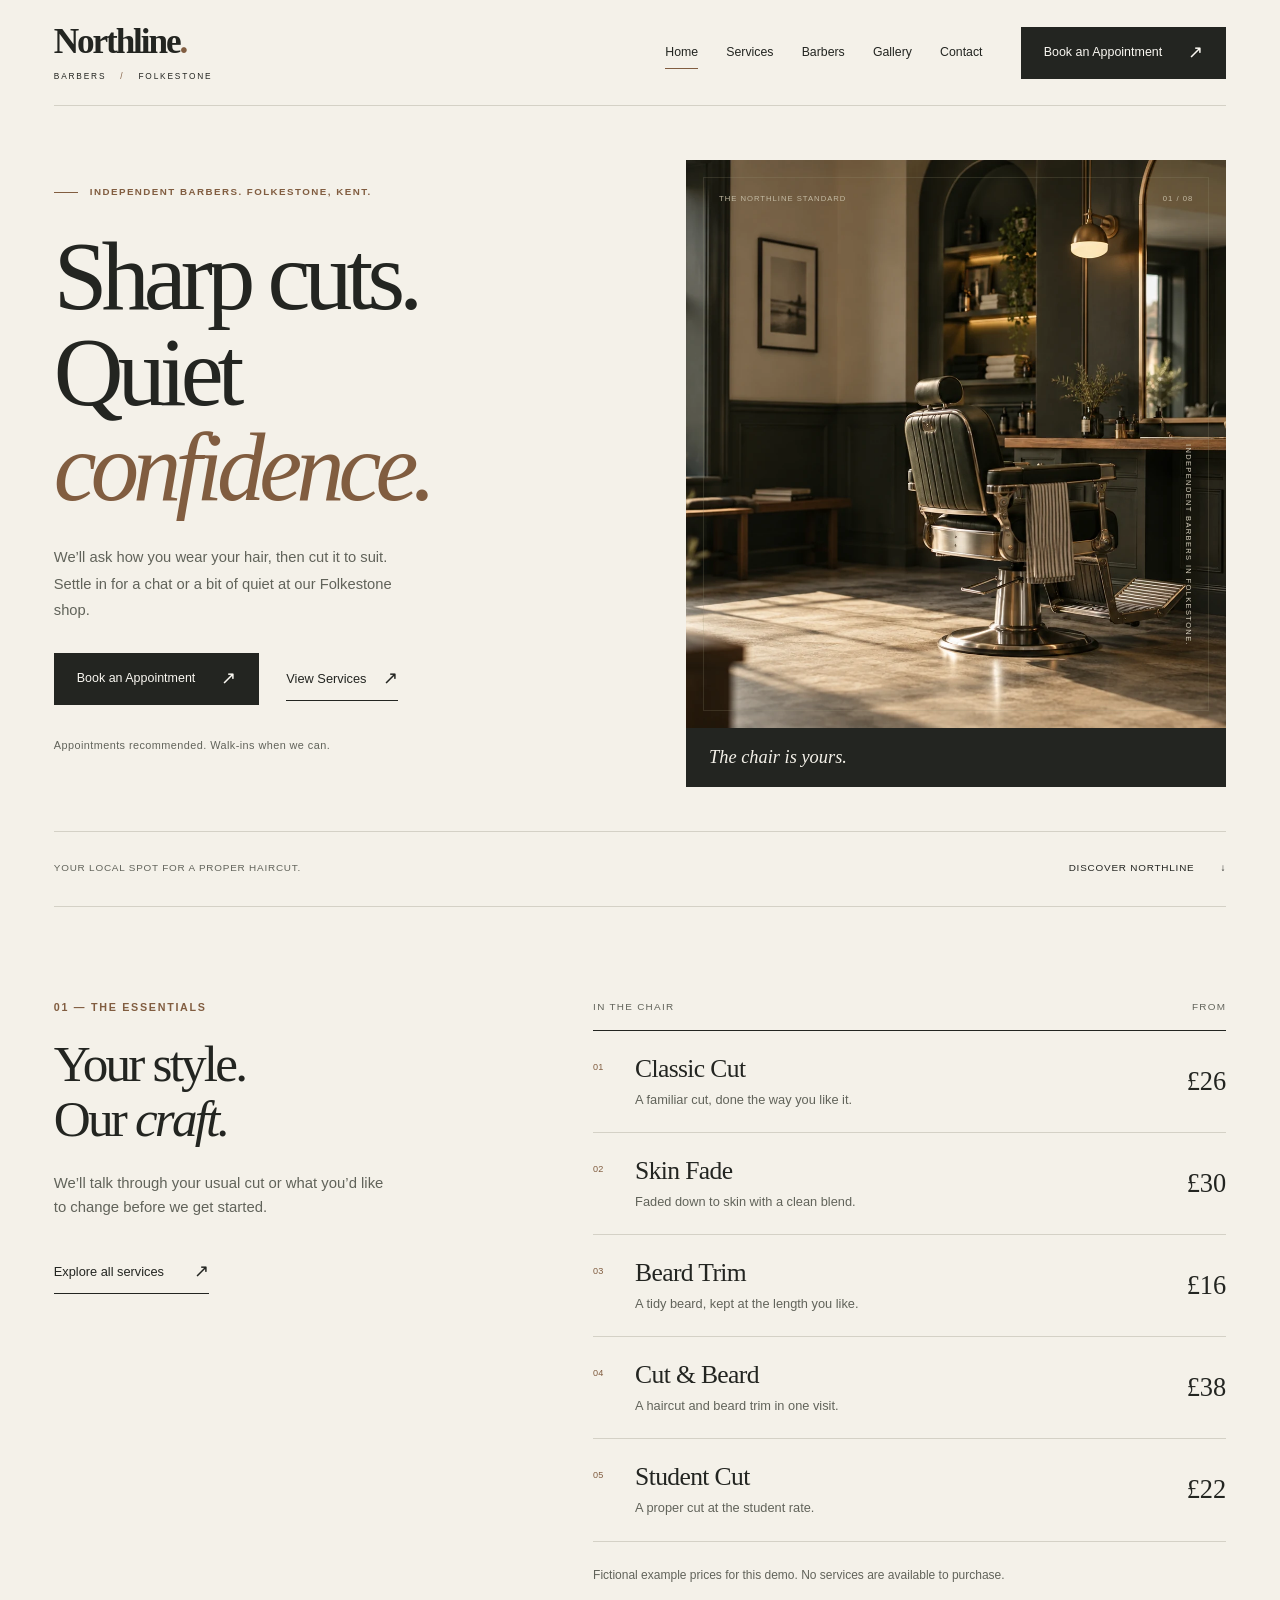
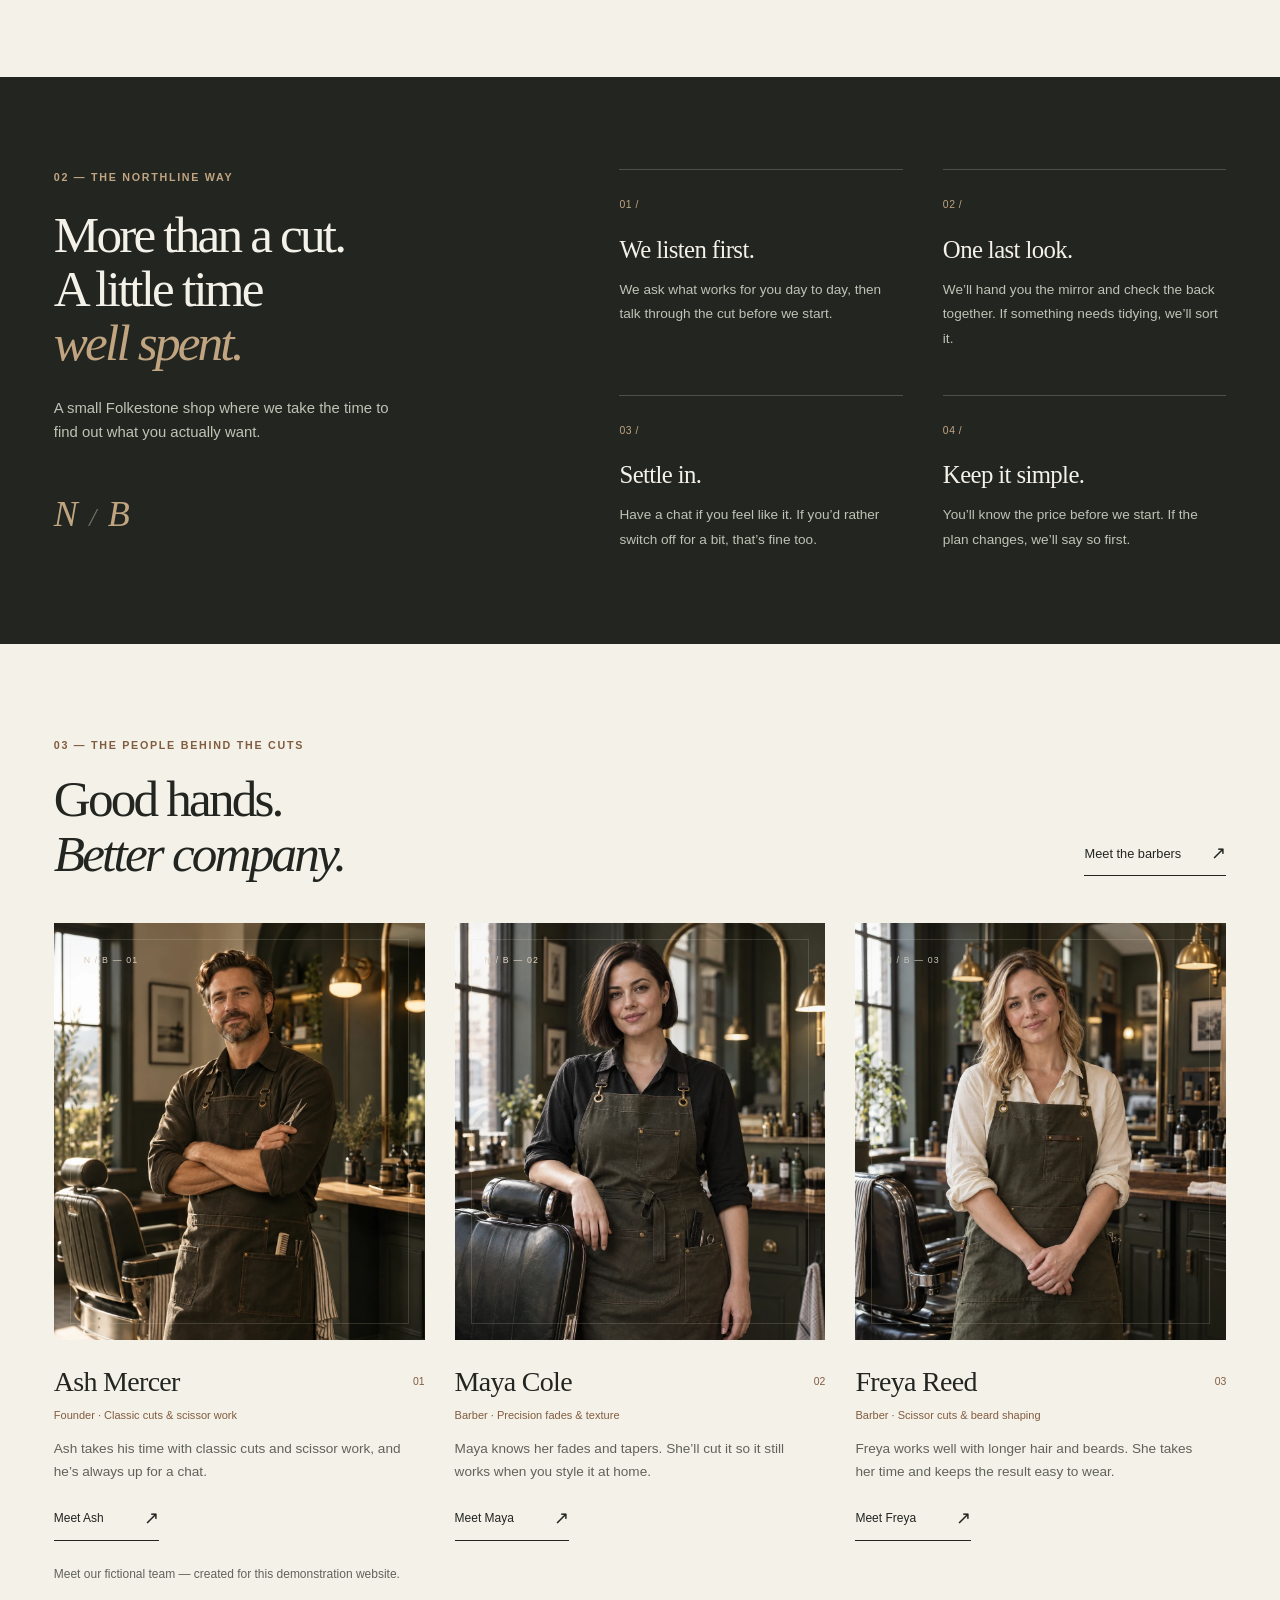
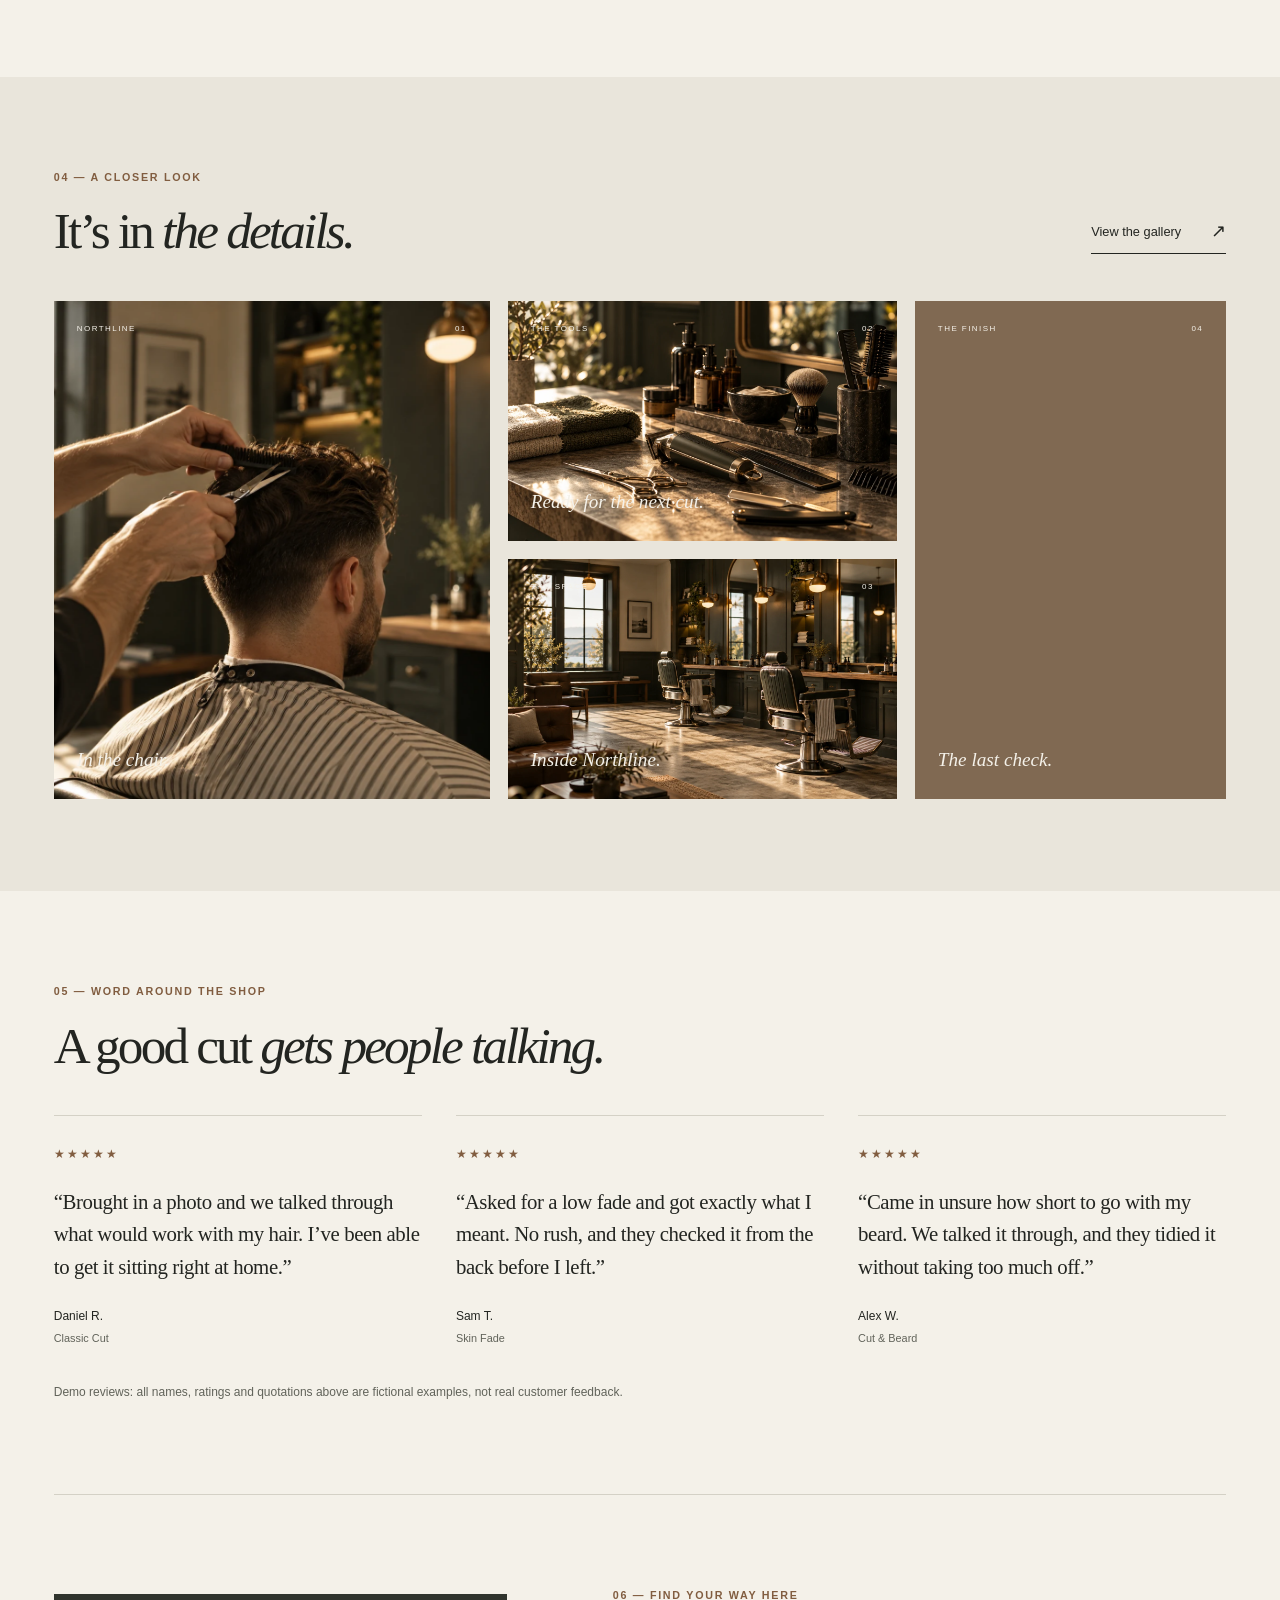
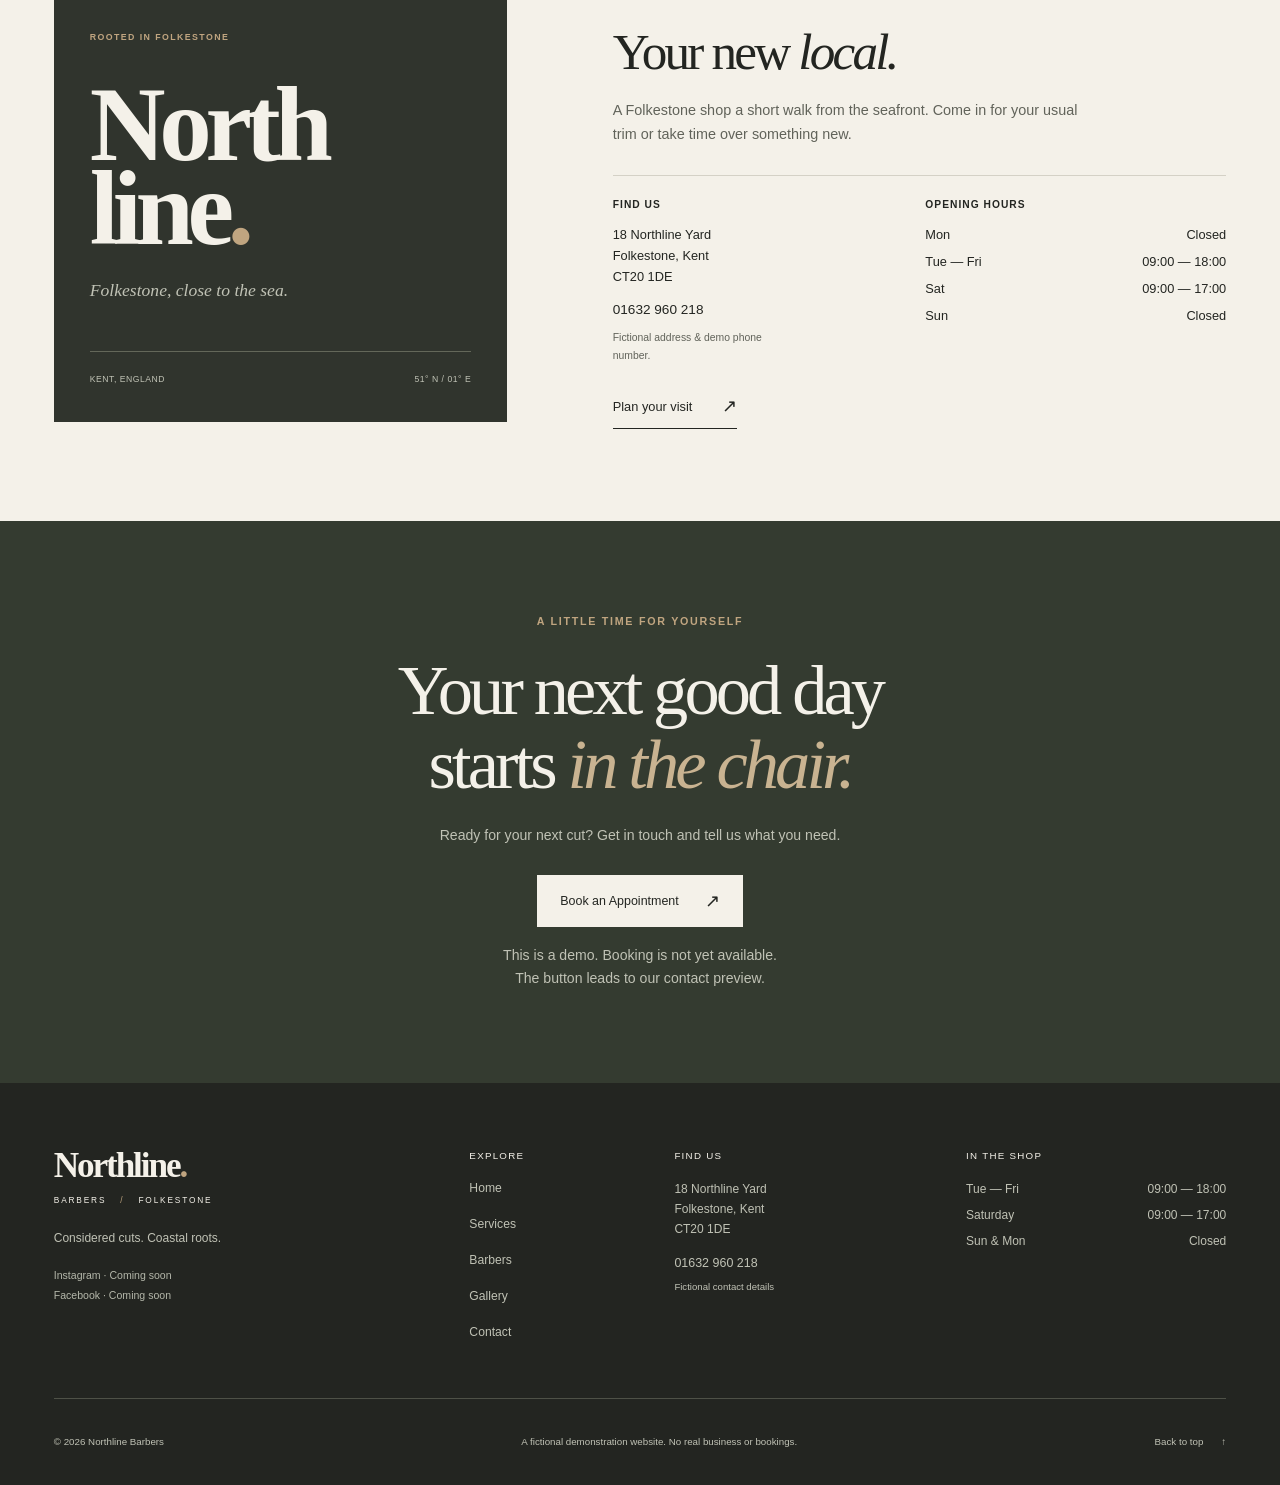
<file: index.html>
<!doctype html>
<html lang="en-GB">
<head>
  <meta charset="utf-8">
  <meta name="viewport" content="width=device-width, initial-scale=1">
  <meta name="theme-color" content="#232521">
  <meta name="description" content="Northline Barbers — a fictional independent barbershop in Folkestone, Kent. Considered cuts, good conversation and quiet confidence.">
  <title>Northline Barbers — Sharp cuts. Quiet confidence.</title>
  <link rel="stylesheet" href="style.css">
  <script src="script.js" defer></script>
</head>
<body>
  <a class="skip-link" href="#main">Skip to content</a>
  <header class="site-header">
    <div class="container header-inner">
      <a class="brand" href="index.html" aria-label="Northline Barbers — home">
        <span class="brand-name">Northline<span class="brand-dot" aria-hidden="true">.</span></span>
        <span class="brand-detail">Barbers <span aria-hidden="true">/</span> Folkestone</span>
      </a>
      <button class="menu-toggle" type="button" aria-expanded="false" aria-controls="site-nav" aria-label="Open navigation">
        <span class="menu-label">Menu</span><span class="menu-icon" aria-hidden="true"></span>
      </button>
      <nav class="site-nav" id="site-nav" aria-label="Main navigation">
        <a href="index.html" aria-current="page">Home</a>
        <a href="services.html">Services</a>
        <a href="barbers.html">Barbers</a>
        <a href="gallery.html">Gallery</a>
        <a href="contact.html">Contact</a>
        <a class="button button-dark nav-booking" href="#booking">Book an Appointment <span aria-hidden="true">↗</span></a>
      </nav>
    </div>
  </header>

  <main id="main" tabindex="-1">
    <section class="hero container" aria-labelledby="hero-title">
      <div class="hero-copy">
        <p class="eyebrow"><span class="small-rule" aria-hidden="true"></span> Independent barbers. Folkestone, Kent.</p>
        <h1 id="hero-title">Sharp cuts.<br>Quiet<br><em>confidence.</em></h1>
        <p class="hero-intro">We’ll ask how you wear your hair, then cut it to suit. Settle in for a chat or a bit of quiet at our Folkestone shop.</p>
        <div class="hero-actions">
          <a class="button button-dark" href="#booking">Book an Appointment <span aria-hidden="true">↗</span></a>
          <a class="text-link" href="services.html">View Services <span aria-hidden="true">↗</span></a>
        </div>
        <p class="hero-footnote">Appointments recommended. Walk-ins when we can.</p>
      </div>
      <figure class="hero-visual photo-frame">
        <div class="hero-art">
          <img src="images/hero-barbershop.webp" alt="The warm, wood-lined Northline Barbers shop, with leather chairs, mirrors and barber workstations." width="1448" height="1086" fetchpriority="high">
          <span class="frame-topline">The Northline standard <span>01 / 08</span></span>
          <span class="frame-side">Independent barbers in Folkestone.</span>
        </div>
        <figcaption class="frame-caption"><span>The chair is yours.</span></figcaption>
      </figure>
      <div class="hero-bottom"><span>Your local spot for a proper haircut.</span><a href="#services">Discover Northline <span aria-hidden="true">↓</span></a></div>
    </section>

    <section class="services section container" id="services" aria-labelledby="services-title">
      <div class="section-intro">
        <p class="eyebrow">01 — The essentials</p>
        <h2 id="services-title">Your style.<br>Our <em>craft.</em></h2>
        <p>We’ll talk through your usual cut or what you’d like to change before we get started.</p>
        <a class="text-link" href="services.html">Explore all services <span aria-hidden="true">↗</span></a>
      </div>
      <div class="service-menu">
        <div class="menu-heading"><span>In the chair</span><span>From</span></div>
        <article class="service-row"><span class="service-number" aria-hidden="true">01</span><div><h3>Classic Cut</h3><p>A familiar cut, done the way you like it.</p></div><p class="service-price">£26</p></article>
        <article class="service-row"><span class="service-number" aria-hidden="true">02</span><div><h3>Skin Fade</h3><p>Faded down to skin with a clean blend.</p></div><p class="service-price">£30</p></article>
        <article class="service-row"><span class="service-number" aria-hidden="true">03</span><div><h3>Beard Trim</h3><p>A tidy beard, kept at the length you like.</p></div><p class="service-price">£16</p></article>
        <article class="service-row"><span class="service-number" aria-hidden="true">04</span><div><h3>Cut &amp; Beard</h3><p>A haircut and beard trim in one visit.</p></div><p class="service-price">£38</p></article>
        <article class="service-row"><span class="service-number" aria-hidden="true">05</span><div><h3>Student Cut</h3><p>A proper cut at the student rate.</p></div><p class="service-price">£22</p></article>
        <p class="small-note">Fictional example prices for this demo. No services are available to purchase.</p>
      </div>
    </section>

    <section class="why section" aria-labelledby="why-title">
      <div class="container why-grid">
        <div class="section-intro">
          <p class="eyebrow">02 — The Northline way</p>
          <h2 id="why-title">More than a cut.<br>A little time<br><em>well spent.</em></h2>
          <p>A small Folkestone shop where we take the time to find out what you actually want.</p>
          <span class="editorial-mark" aria-hidden="true">N<span> / </span>B</span>
        </div>
        <div class="principles">
          <article><span class="principle-number">01 /</span><h3>We listen first.</h3><p>We ask what works for you day to day, then talk through the cut before we start.</p></article>
          <article><span class="principle-number">02 /</span><h3>One last look.</h3><p>We’ll hand you the mirror and check the back together. If something needs tidying, we’ll sort it.</p></article>
          <article><span class="principle-number">03 /</span><h3>Settle in.</h3><p>Have a chat if you feel like it. If you’d rather switch off for a bit, that’s fine too.</p></article>
          <article><span class="principle-number">04 /</span><h3>Keep it simple.</h3><p>You’ll know the price before we start. If the plan changes, we’ll say so first.</p></article>
        </div>
      </div>
    </section>

    <section class="barbers section container" aria-labelledby="barbers-title">
      <div class="section-heading"><div><p class="eyebrow">03 — The people behind the cuts</p><h2 id="barbers-title">Good hands.<br><em>Better company.</em></h2></div><a class="text-link" href="barbers.html">Meet the barbers <span aria-hidden="true">↗</span></a></div>
      <div class="barber-grid">
        <article class="barber-card">
          <div class="portrait portrait-ash"><img src="images/ash-mercer.webp" alt="Portrait of Ash Mercer, founder and barber at Northline Barbers." width="1122" height="1402" loading="lazy" decoding="async"><span class="portrait-index" aria-hidden="true">N / B — 01</span></div>
          <div class="barber-heading"><h3>Ash Mercer</h3><span aria-hidden="true">01</span></div>
          <p class="barber-role">Founder · Classic cuts &amp; scissor work</p><p>Ash takes his time with classic cuts and scissor work, and he’s always up for a chat.</p>
          <a class="text-link" href="barbers.html">Meet Ash <span aria-hidden="true">↗</span></a>
        </article>
        <article class="barber-card">
          <div class="portrait portrait-maya"><img src="images/maya-cole.webp" alt="Portrait of Maya Cole, with a dark bob, in the Northline barbershop." width="1122" height="1402" loading="lazy" decoding="async"><span class="portrait-index" aria-hidden="true">N / B — 02</span></div>
          <div class="barber-heading"><h3>Maya Cole</h3><span aria-hidden="true">02</span></div>
          <p class="barber-role">Barber · Precision fades &amp; texture</p><p>Maya knows her fades and tapers. She’ll cut it so it still works when you style it at home.</p>
          <a class="text-link" href="barbers.html">Meet Maya <span aria-hidden="true">↗</span></a>
        </article>
        <article class="barber-card">
          <div class="portrait portrait-freya"><img src="images/freya-reed.webp" alt="Portrait of Freya Reed, with softly waved blonde hair, in the Northline barbershop." width="1122" height="1402" loading="lazy" decoding="async"><span class="portrait-index" aria-hidden="true">N / B — 03</span></div>
          <div class="barber-heading"><h3>Freya Reed</h3><span aria-hidden="true">03</span></div>
          <p class="barber-role">Barber · Scissor cuts &amp; beard shaping</p><p>Freya works well with longer hair and beards. She takes her time and keeps the result easy to wear.</p>
          <a class="text-link" href="barbers.html">Meet Freya <span aria-hidden="true">↗</span></a>
        </article>
      </div>
      <p class="small-note">Meet our fictional team — created for this demonstration website.</p>
    </section>

    <section class="gallery section" aria-labelledby="gallery-title">
      <div class="container">
        <div class="section-heading"><div><p class="eyebrow">04 — A closer look</p><h2 id="gallery-title">It’s in <em>the details.</em></h2></div><a class="text-link" href="gallery.html">View the gallery <span aria-hidden="true">↗</span></a></div>
        <div class="gallery-grid">
          <figure class="gallery-tile gallery-cut"><img src="images/gallery-cut.webp" alt="Close-up of a fresh barber cut, showing clean lines and a precise finish." width="1448" height="1086" loading="lazy" decoding="async"><div class="gallery-tile-top" aria-hidden="true">NORTHLINE <span>01</span></div><figcaption><span>In the chair.</span></figcaption></figure>
          <figure class="gallery-tile gallery-tools"><img src="images/gallery-tools.webp" alt="Barber tools arranged neatly at the workstation." width="1448" height="1086" loading="lazy" decoding="async"><div class="gallery-tile-top" aria-hidden="true">THE TOOLS <span>02</span></div><figcaption><span>Ready for the next cut.</span></figcaption></figure>
          <figure class="gallery-tile gallery-shop"><img src="images/gallery-shop.webp" alt="The welcoming interior of the Northline Barbers shop." width="1448" height="1086" loading="lazy" decoding="async"><div class="gallery-tile-top" aria-hidden="true">THE SPACE <span>03</span></div><figcaption><span>Inside Northline.</span></figcaption></figure>
          <figure class="gallery-tile gallery-finish"><img src="images/gallery-detail.webp" alt="A detailed view of a finished haircut at Northline Barbers." width="1448" height="1086" loading="lazy" decoding="async"><div class="gallery-tile-top" aria-hidden="true">THE FINISH <span>04</span></div><figcaption><span>The last check.</span></figcaption></figure>
        </div>
      </div>
    </section>

    <section class="reviews section container" aria-labelledby="reviews-title">
      <div class="section-heading"><div><p class="eyebrow">05 — Word around the shop</p><h2 id="reviews-title">A good cut <em>gets people talking.</em></h2></div></div>
      <div class="review-grid">
        <figure class="review"><span class="review-stars" role="img" aria-label="5 out of 5 stars">★★★★★</span><blockquote><p>“Brought in a photo and we talked through what would work with my hair. I’ve been able to get it sitting right at home.”</p></blockquote><figcaption>Daniel R.<span>Classic Cut</span></figcaption></figure>
        <figure class="review"><span class="review-stars" role="img" aria-label="5 out of 5 stars">★★★★★</span><blockquote><p>“Asked for a low fade and got exactly what I meant. No rush, and they checked it from the back before I left.”</p></blockquote><figcaption>Sam T.<span>Skin Fade</span></figcaption></figure>
        <figure class="review"><span class="review-stars" role="img" aria-label="5 out of 5 stars">★★★★★</span><blockquote><p>“Came in unsure how short to go with my beard. We talked it through, and they tidied it without taking too much off.”</p></blockquote><figcaption>Alex W.<span>Cut &amp; Beard</span></figcaption></figure>
      </div>
      <p class="small-note">Demo reviews: all names, ratings and quotations above are fictional examples, not real customer feedback.</p>
    </section>

    <section class="visit section" aria-labelledby="visit-title">
      <div class="container visit-grid">
        <div class="location-card"><p class="eyebrow">Rooted in Folkestone</p><div class="location-wordmark" aria-hidden="true">North<br>line<span>.</span></div><p class="location-coordinate">Folkestone, close to the sea.</p><div class="location-card-bottom"><span>Kent, England</span><span>51° N / 01° E</span></div></div>
        <div class="visit-details"><p class="eyebrow">06 — Find your way here</p><h2 id="visit-title">Your new <em>local.</em></h2><p>A Folkestone shop a short walk from the seafront. Come in for your usual trim or take time over something new.</p>
          <div class="visit-info"><div><h3>Find us</h3><address>18 Northline Yard<br>Folkestone, Kent<br>CT20 1DE</address><p class="contact-number">01632 960 218</p><p class="small-note">Fictional address &amp; demo phone number.</p></div><div><h3>Opening hours</h3><dl class="hours"><div><dt>Mon</dt><dd>Closed</dd></div><div><dt>Tue — Fri</dt><dd>09:00 — 18:00</dd></div><div><dt>Sat</dt><dd>09:00 — 17:00</dd></div><div><dt>Sun</dt><dd>Closed</dd></div></dl></div></div>
          <a class="text-link" href="contact.html">Plan your visit <span aria-hidden="true">↗</span></a>
        </div>
      </div>
    </section>

    <section class="booking section" id="booking" aria-labelledby="booking-title" tabindex="-1">
      <div class="container booking-inner"><p class="eyebrow">A little time for yourself</p><h2 id="booking-title">Your next good day<br>starts <em>in the chair.</em></h2><p>Ready for your next cut? Get in touch and tell us what you need.</p><a class="button button-cream" href="contact.html#booking-info">Book an Appointment <span aria-hidden="true">↗</span></a><p class="booking-note">This is a demo. Booking is not yet available.<br>The button leads to our contact preview.</p></div>
    </section>
  </main>

  <footer class="site-footer">
    <div class="container footer-grid">
      <div class="footer-brand"><a class="brand" href="index.html" aria-label="Northline Barbers — home"><span class="brand-name">Northline<span class="brand-dot" aria-hidden="true">.</span></span><span class="brand-detail">Barbers <span aria-hidden="true">/</span> Folkestone</span></a><p>Considered cuts. Coastal roots.</p><p class="social-placeholders">Instagram · Coming soon<br>Facebook · Coming soon</p></div>
      <div><h2 class="footer-heading">Explore</h2><nav class="footer-nav" aria-label="Footer navigation"><a href="index.html" aria-current="page">Home</a><a href="services.html">Services</a><a href="barbers.html">Barbers</a><a href="gallery.html">Gallery</a><a href="contact.html">Contact</a></nav></div>
      <div><h2 class="footer-heading">Find us</h2><address>18 Northline Yard<br>Folkestone, Kent<br>CT20 1DE</address><p class="footer-phone">01632 960 218</p><span class="footer-demo-label">Fictional contact details</span></div>
      <div><h2 class="footer-heading">In the shop</h2><dl class="hours footer-hours"><div><dt>Tue — Fri</dt><dd>09:00 — 18:00</dd></div><div><dt>Saturday</dt><dd>09:00 — 17:00</dd></div><div><dt>Sun &amp; Mon</dt><dd>Closed</dd></div></dl></div>
    </div>
    <div class="container footer-bottom"><p>© <span data-year>2026</span> Northline Barbers</p><p>A fictional demonstration website. No real business or bookings.</p><a href="#main">Back to top <span aria-hidden="true">↑</span></a></div>
  </footer>
</body>
</html>
</file>
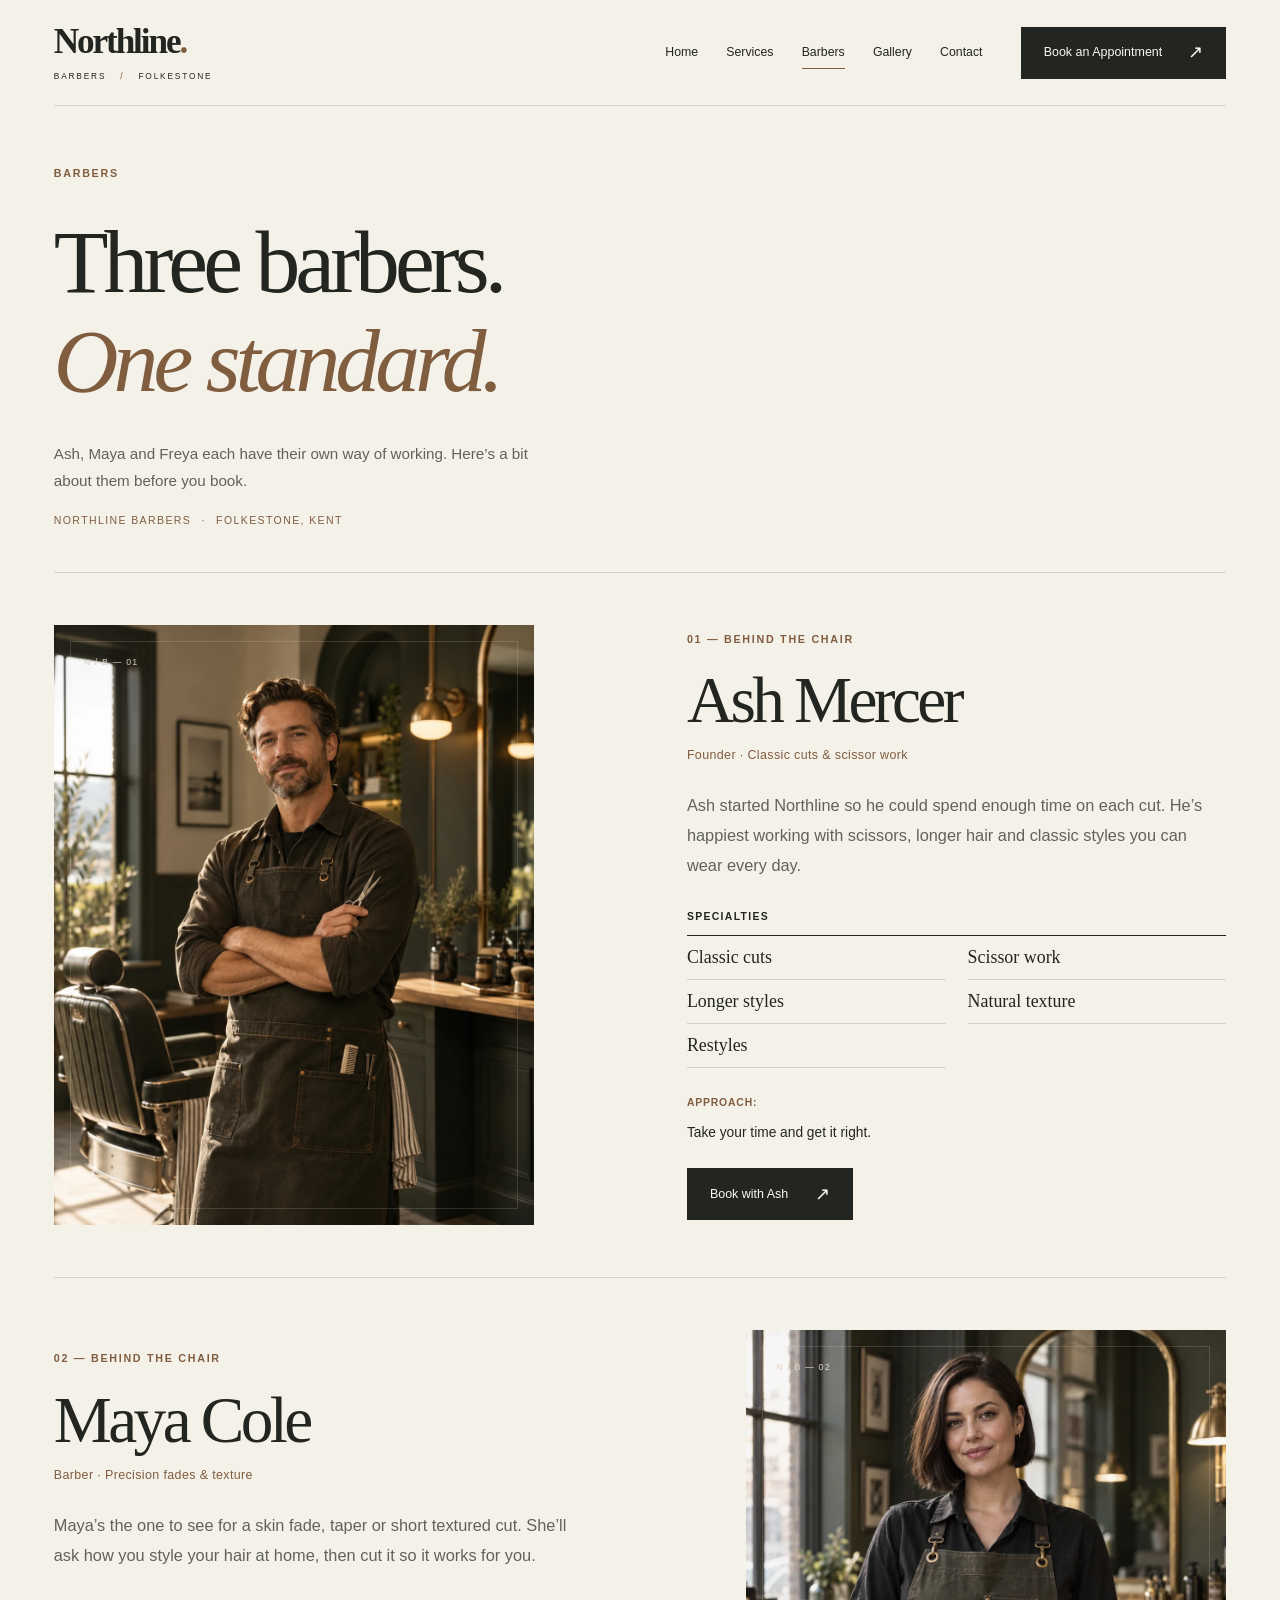
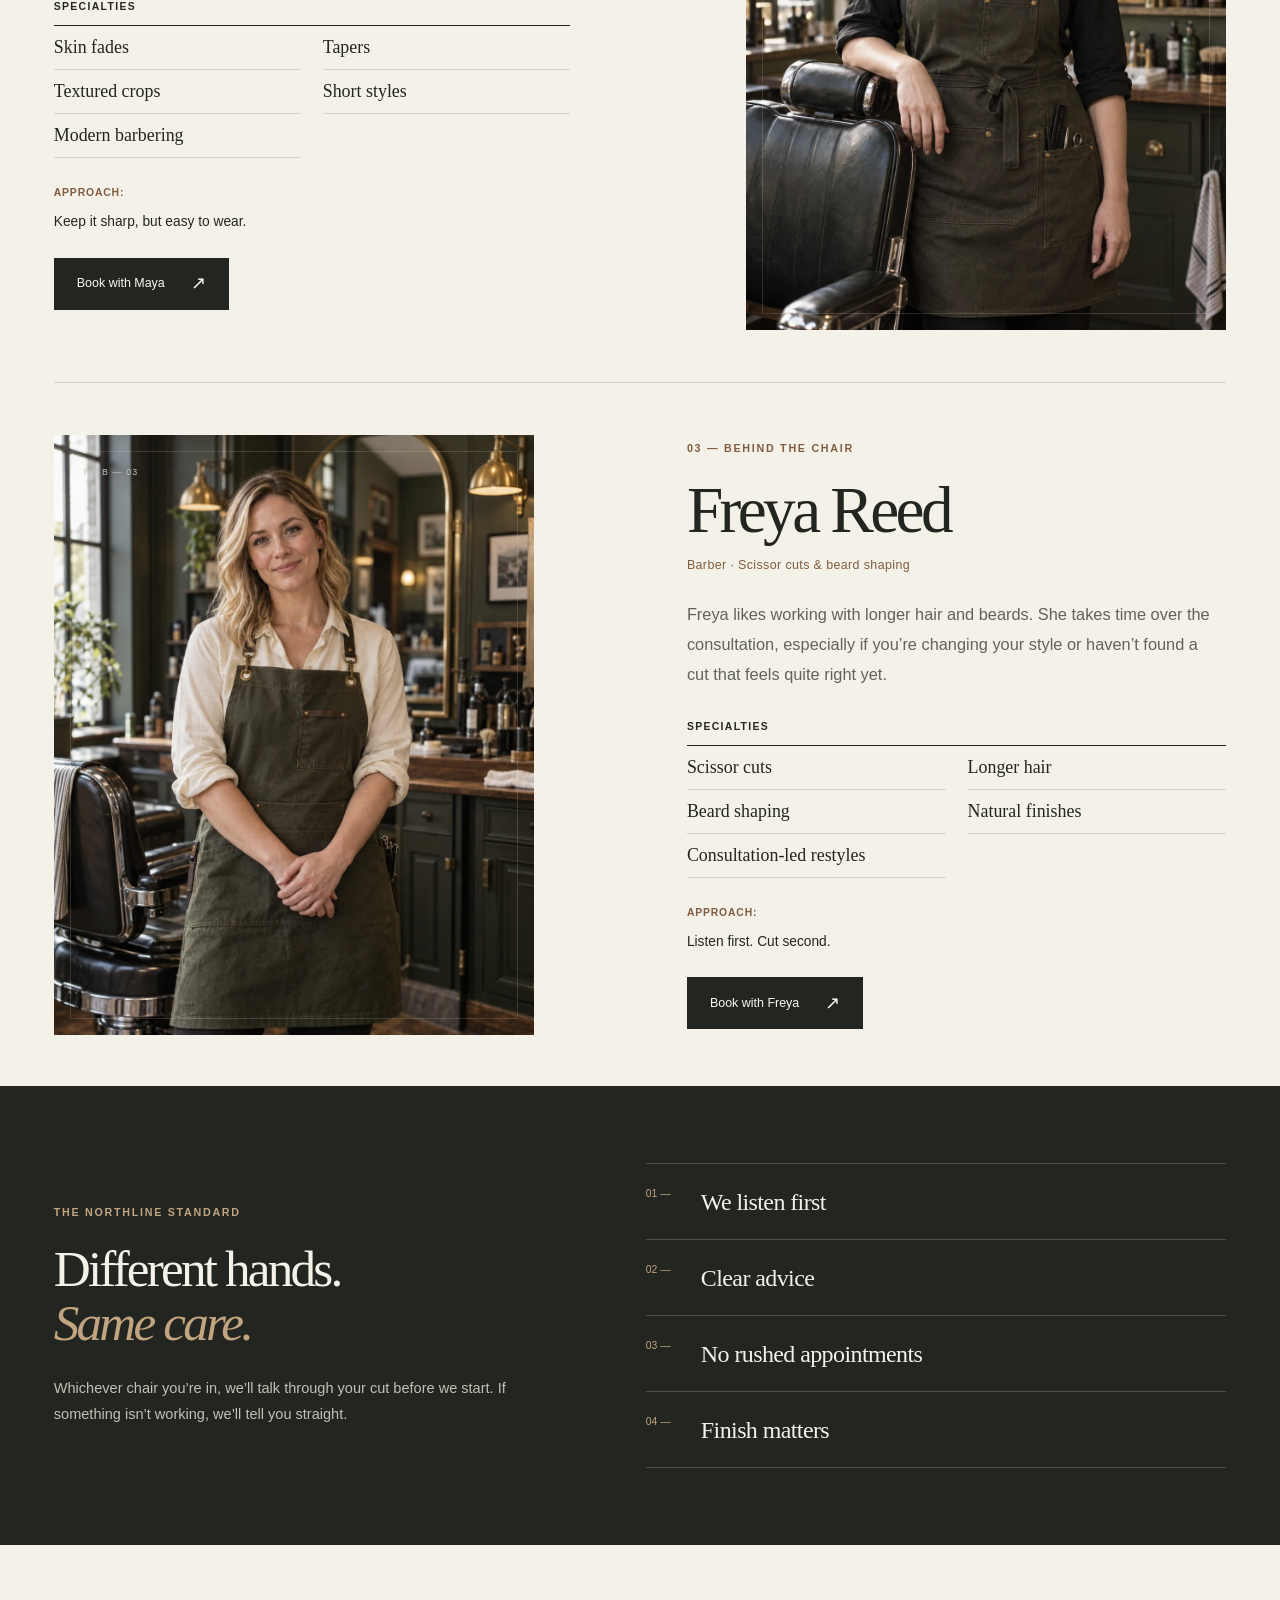
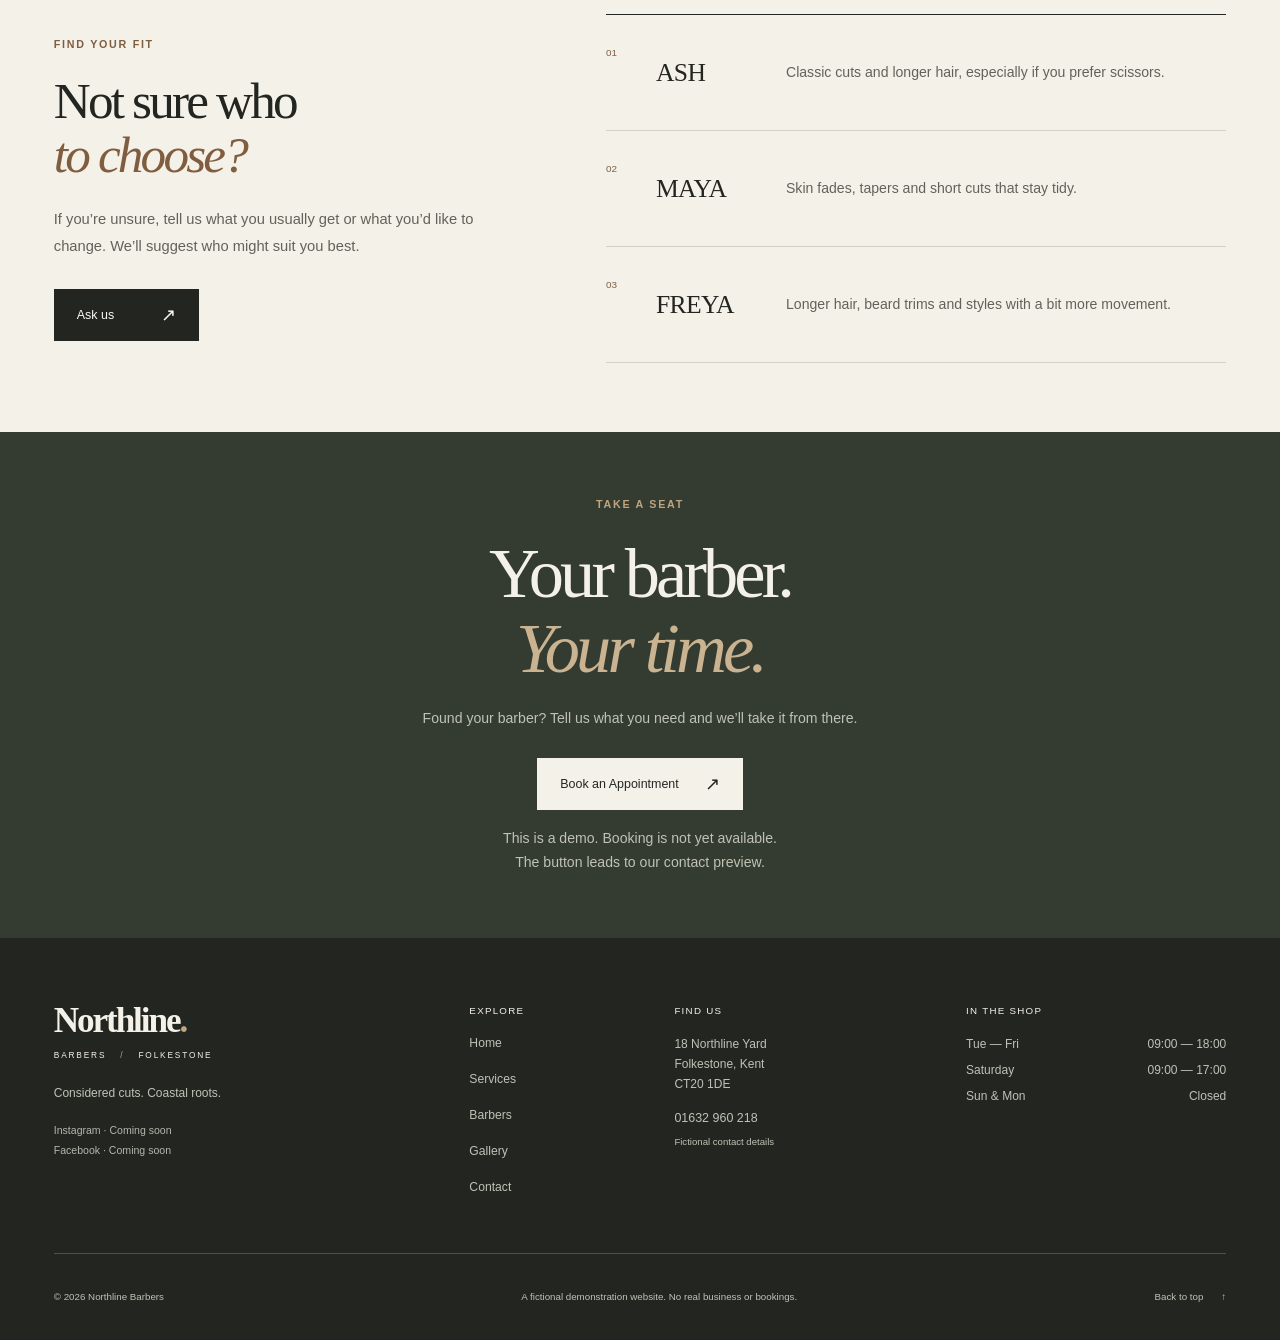
<file: barbers.html>
<!doctype html>
<html lang="en-GB">
<head>
  <meta charset="utf-8">
  <meta name="viewport" content="width=device-width, initial-scale=1">
  <meta name="theme-color" content="#232521">
  <meta name="description" content="Meet Ash, Maya and Freya, the fictional team behind the chair at Northline Barbers in Folkestone, Kent.">
  <title>Barbers — Northline Barbers</title>
  <link rel="stylesheet" href="style.css?v=barbers-refine-1">
  <script src="script.js" defer></script>
</head>
<body class="barbers-page">
  <a class="skip-link" href="#main">Skip to content</a>
  <header class="site-header">
    <div class="container header-inner">
      <a class="brand" href="index.html" aria-label="Northline Barbers — home">
        <span class="brand-name">Northline<span class="brand-dot" aria-hidden="true">.</span></span>
        <span class="brand-detail">Barbers <span aria-hidden="true">/</span> Folkestone</span>
      </a>
      <button class="menu-toggle" type="button" aria-expanded="false" aria-controls="site-nav" aria-label="Open navigation">
        <span class="menu-label">Menu</span><span class="menu-icon" aria-hidden="true"></span>
      </button>
      <nav class="site-nav" id="site-nav" aria-label="Main navigation">
        <a href="index.html">Home</a>
        <a href="services.html">Services</a>
        <a href="barbers.html" aria-current="page">Barbers</a>
        <a href="gallery.html">Gallery</a>
        <a href="contact.html">Contact</a>
        <a class="button button-dark nav-booking" href="contact.html#booking-info">Book an Appointment <span aria-hidden="true">↗</span></a>
      </nav>
    </div>
  </header>

  <main id="main" tabindex="-1">
    <section class="team-intro container" aria-labelledby="team-title">
      <p class="eyebrow">Barbers</p>
      <div class="team-intro-layout">
        <h1 id="team-title">Three barbers.<br><em>One standard.</em></h1>
        <div class="team-intro-aside">
          <p>Ash, Maya and Freya each have their own way of working. Here’s a bit about them before you book.</p>
          <p class="team-location">Northline Barbers <span aria-hidden="true">·</span> Folkestone, Kent</p>
        </div>
      </div>
    </section>

    <section class="team-profiles container" aria-label="Meet the barbers">
      <article class="team-profile" id="ash-mercer" aria-labelledby="ash-name">
        <figure class="team-portrait portrait portrait-ash">
          <img src="images/ash-mercer.webp" alt="Ash Mercer in the Northline barbershop, standing by a barber chair." width="1122" height="1402" fetchpriority="high" decoding="async">
          <figcaption class="portrait-index" aria-hidden="true">N / B — 01</figcaption>
        </figure>
        <div class="team-profile-copy">
          <p class="eyebrow">01 — Behind the chair</p>
          <h2 id="ash-name">Ash Mercer</h2>
          <p class="team-role">Founder · Classic cuts &amp; scissor work</p>
          <p class="team-bio">Ash started Northline so he could spend enough time on each cut. He’s happiest working with scissors, longer hair and classic styles you can wear every day.</p>
          <div class="team-profile-detail">
            <h3>Specialties</h3>
            <ul class="team-specialties">
              <li>Classic cuts</li>
              <li>Scissor work</li>
              <li>Longer styles</li>
              <li>Natural texture</li>
              <li>Restyles</li>
            </ul>
            <div class="team-approach"><p>Approach:</p><p>Take your time and get it right.</p></div>
          </div>
          <a class="button button-dark" href="contact.html#booking-info">Book with Ash <span aria-hidden="true">↗</span></a>
        </div>
      </article>

      <article class="team-profile team-profile-reverse" id="maya-cole" aria-labelledby="maya-name">
        <figure class="team-portrait portrait portrait-maya">
          <img src="images/maya-cole.webp" alt="Maya Cole, with a dark bob, in the Northline barbershop." width="1122" height="1402" loading="lazy" decoding="async">
          <figcaption class="portrait-index" aria-hidden="true">N / B — 02</figcaption>
        </figure>
        <div class="team-profile-copy">
          <p class="eyebrow">02 — Behind the chair</p>
          <h2 id="maya-name">Maya Cole</h2>
          <p class="team-role">Barber · Precision fades &amp; texture</p>
          <p class="team-bio">Maya’s the one to see for a skin fade, taper or short textured cut. She’ll ask how you style your hair at home, then cut it so it works for you.</p>
          <div class="team-profile-detail">
            <h3>Specialties</h3>
            <ul class="team-specialties">
              <li>Skin fades</li>
              <li>Tapers</li>
              <li>Textured crops</li>
              <li>Short styles</li>
              <li>Modern barbering</li>
            </ul>
            <div class="team-approach"><p>Approach:</p><p>Keep it sharp, but easy to wear.</p></div>
          </div>
          <a class="button button-dark" href="contact.html#booking-info">Book with Maya <span aria-hidden="true">↗</span></a>
        </div>
      </article>

      <article class="team-profile" id="freya-reed" aria-labelledby="freya-name">
        <figure class="team-portrait portrait portrait-freya">
          <img src="images/freya-reed.webp" alt="Freya Reed, with softly waved blonde hair, in the Northline barbershop." width="1122" height="1402" loading="lazy" decoding="async">
          <figcaption class="portrait-index" aria-hidden="true">N / B — 03</figcaption>
        </figure>
        <div class="team-profile-copy">
          <p class="eyebrow">03 — Behind the chair</p>
          <h2 id="freya-name">Freya Reed</h2>
          <p class="team-role">Barber · Scissor cuts &amp; beard shaping</p>
          <p class="team-bio">Freya likes working with longer hair and beards. She takes time over the consultation, especially if you’re changing your style or haven’t found a cut that feels quite right yet.</p>
          <div class="team-profile-detail">
            <h3>Specialties</h3>
            <ul class="team-specialties">
              <li>Scissor cuts</li>
              <li>Longer hair</li>
              <li>Beard shaping</li>
              <li>Natural finishes</li>
              <li>Consultation-led restyles</li>
            </ul>
            <div class="team-approach"><p>Approach:</p><p>Listen first. Cut second.</p></div>
          </div>
          <a class="button button-dark" href="contact.html#booking-info">Book with Freya <span aria-hidden="true">↗</span></a>
        </div>
      </article>
    </section>

    <section class="team-standard why section" aria-labelledby="team-standard-title">
      <div class="container team-standard-layout">
        <div class="team-standard-copy">
          <p class="eyebrow">The Northline standard</p>
          <h2 id="team-standard-title">Different hands.<br><em>Same care.</em></h2>
          <p>Whichever chair you’re in, we’ll talk through your cut before we start. If something isn’t working, we’ll tell you straight.</p>
        </div>
        <div class="team-standard-list" role="list">
          <div role="listitem"><span aria-hidden="true">01 —</span><span>We listen first</span></div>
          <div role="listitem"><span aria-hidden="true">02 —</span><span>Clear advice</span></div>
          <div role="listitem"><span aria-hidden="true">03 —</span><span>No rushed appointments</span></div>
          <div role="listitem"><span aria-hidden="true">04 —</span><span>Finish matters</span></div>
        </div>
      </div>
    </section>

    <section class="team-choice section container" aria-labelledby="team-choice-title">
      <div class="team-choice-copy">
        <p class="eyebrow">Find your fit</p>
        <h2 id="team-choice-title">Not sure who<br><em>to choose?</em></h2>
        <p>If you’re unsure, tell us what you usually get or what you’d like to change. We’ll suggest who might suit you best.</p>
        <a class="button button-dark" href="contact.html">Ask us <span aria-hidden="true">↗</span></a>
      </div>
      <div class="team-choice-list">
        <div class="team-choice-row"><span class="team-choice-index" aria-hidden="true">01</span><h3>Ash</h3><p>Classic cuts and longer hair, especially if you prefer scissors.</p></div>
        <div class="team-choice-row"><span class="team-choice-index" aria-hidden="true">02</span><h3>Maya</h3><p>Skin fades, tapers and short cuts that stay tidy.</p></div>
        <div class="team-choice-row"><span class="team-choice-index" aria-hidden="true">03</span><h3>Freya</h3><p>Longer hair, beard trims and styles with a bit more movement.</p></div>
      </div>
    </section>

    <section class="booking section" aria-labelledby="team-booking-title">
      <div class="container booking-inner">
        <p class="eyebrow">Take a seat</p>
        <h2 id="team-booking-title">Your barber.<br><em>Your time.</em></h2>
        <p>Found your barber? Tell us what you need and we’ll take it from there.</p>
        <a class="button button-cream" href="contact.html#booking-info">Book an Appointment <span aria-hidden="true">↗</span></a>
        <p class="booking-note">This is a demo. Booking is not yet available.<br>The button leads to our contact preview.</p>
      </div>
    </section>
  </main>

  <footer class="site-footer">
    <div class="container footer-grid">
      <div class="footer-brand"><a class="brand" href="index.html" aria-label="Northline Barbers — home"><span class="brand-name">Northline<span class="brand-dot" aria-hidden="true">.</span></span><span class="brand-detail">Barbers <span aria-hidden="true">/</span> Folkestone</span></a><p>Considered cuts. Coastal roots.</p><p class="social-placeholders">Instagram · Coming soon<br>Facebook · Coming soon</p></div>
      <div><h2 class="footer-heading">Explore</h2><nav class="footer-nav" aria-label="Footer navigation"><a href="index.html">Home</a><a href="services.html">Services</a><a href="barbers.html" aria-current="page">Barbers</a><a href="gallery.html">Gallery</a><a href="contact.html">Contact</a></nav></div>
      <div><h2 class="footer-heading">Find us</h2><address>18 Northline Yard<br>Folkestone, Kent<br>CT20 1DE</address><p class="footer-phone">01632 960 218</p><span class="footer-demo-label">Fictional contact details</span></div>
      <div><h2 class="footer-heading">In the shop</h2><dl class="hours footer-hours"><div><dt>Tue — Fri</dt><dd>09:00 — 18:00</dd></div><div><dt>Saturday</dt><dd>09:00 — 17:00</dd></div><div><dt>Sun &amp; Mon</dt><dd>Closed</dd></div></dl></div>
    </div>
    <div class="container footer-bottom"><p>© <span data-year>2026</span> Northline Barbers</p><p>A fictional demonstration website. No real business or bookings.</p><a href="#main">Back to top <span aria-hidden="true">↑</span></a></div>
  </footer>
</body>
</html>
</file>
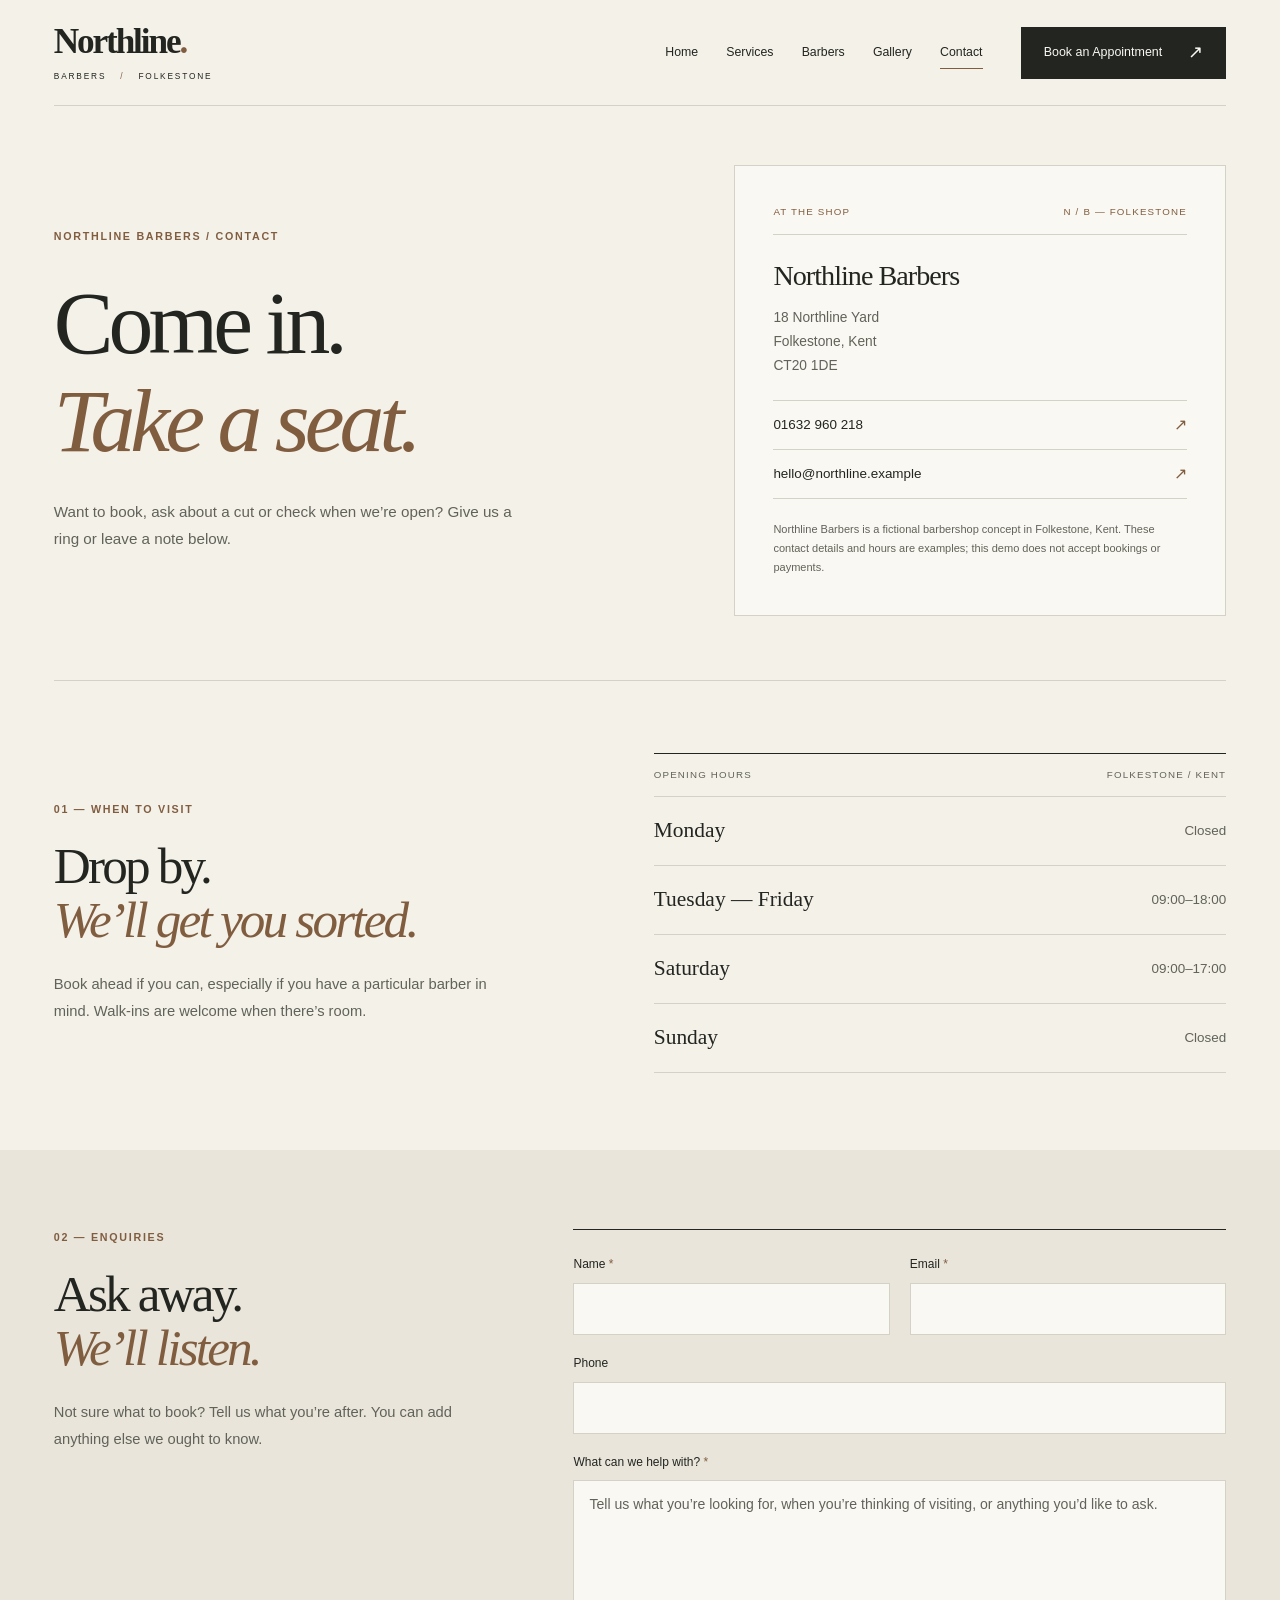
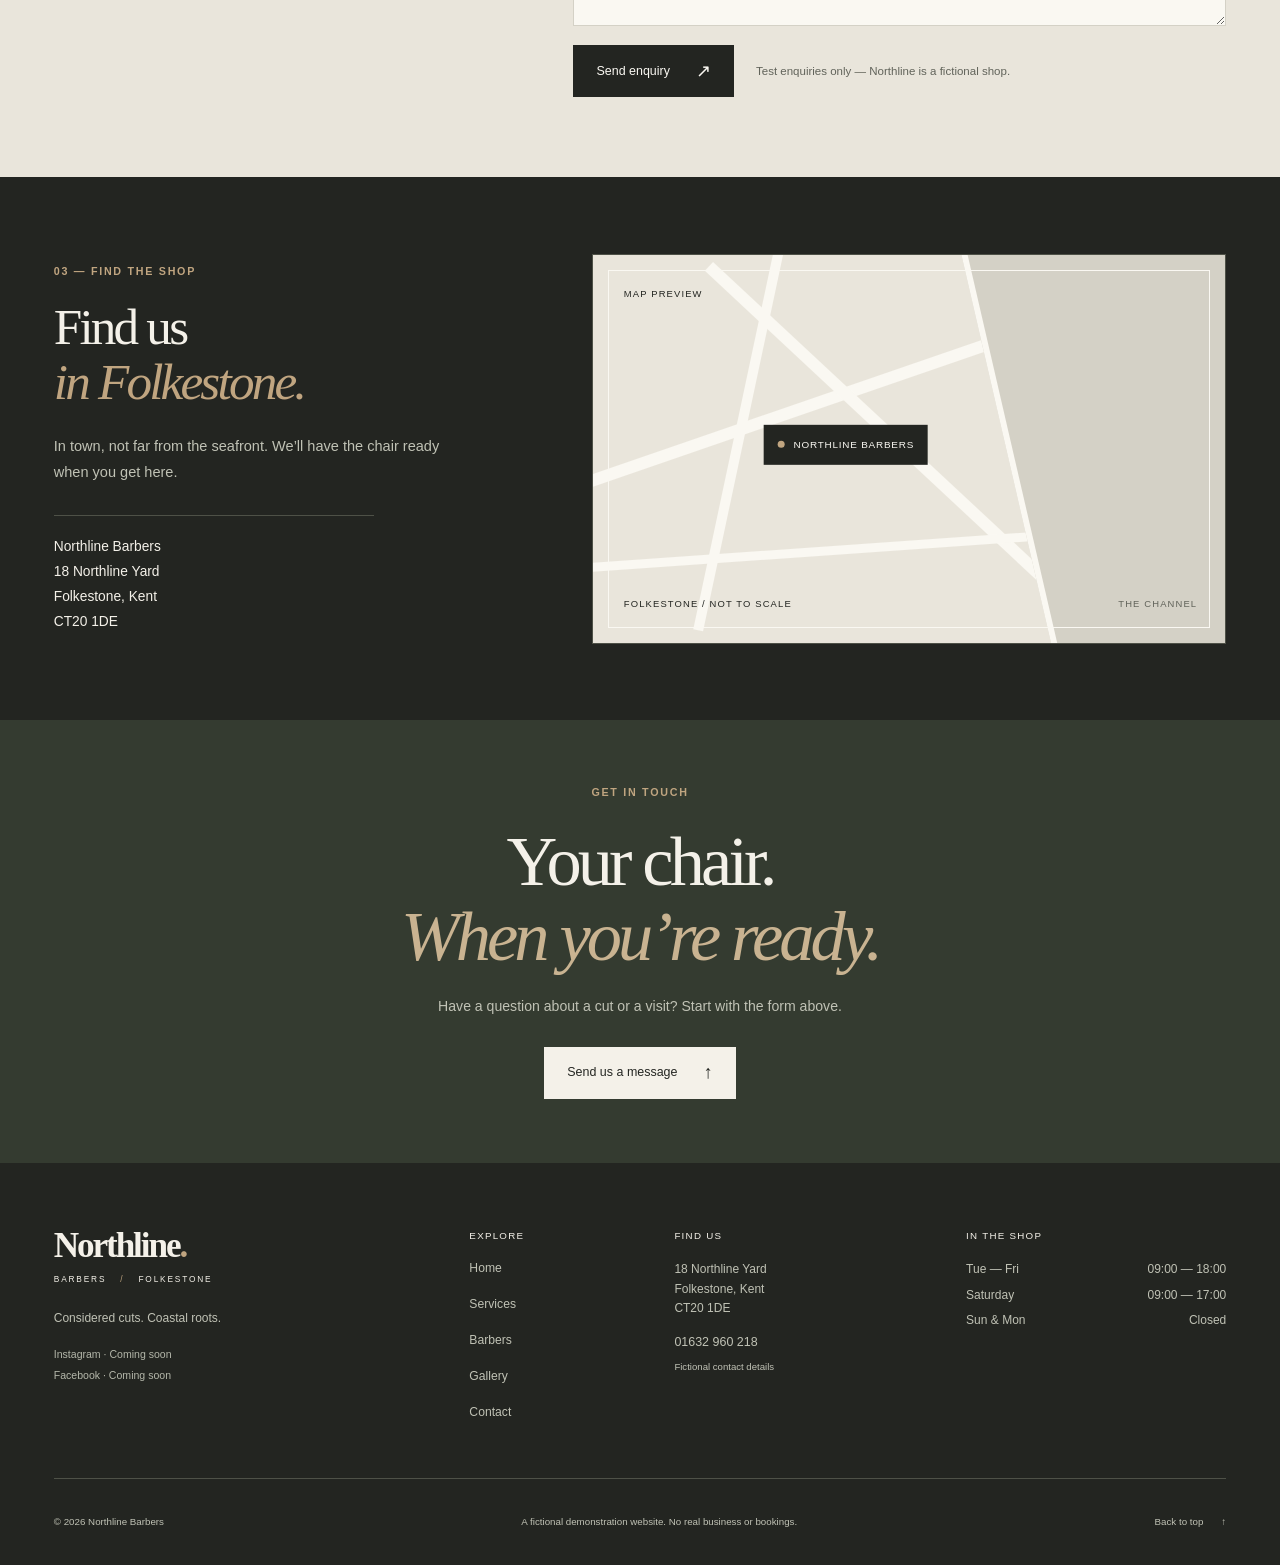
<file: contact.html>
<!doctype html>
<html lang="en-GB">
<head>
  <meta charset="utf-8">
  <meta name="viewport" content="width=device-width, initial-scale=1">
  <meta name="theme-color" content="#232521">
  <meta name="description" content="Contact and opening hours for Northline Barbers, a fictional demonstration barbershop in Folkestone, Kent.">
  <title>Contact — Northline Barbers</title>
  <link rel="stylesheet" href="style.css?v=contact-page-1">
  <script src="script.js" defer></script>
</head>
<body class="contact-page">
  <a class="skip-link" href="#main">Skip to content</a>
  <header class="site-header">
    <div class="container header-inner">
      <a class="brand" href="index.html" aria-label="Northline Barbers — home">
        <span class="brand-name">Northline<span class="brand-dot" aria-hidden="true">.</span></span>
        <span class="brand-detail">Barbers <span aria-hidden="true">/</span> Folkestone</span>
      </a>
      <button class="menu-toggle" type="button" aria-expanded="false" aria-controls="site-nav" aria-label="Open navigation">
        <span class="menu-label">Menu</span><span class="menu-icon" aria-hidden="true"></span>
      </button>
      <nav class="site-nav" id="site-nav" aria-label="Main navigation">
        <a href="index.html">Home</a>
        <a href="services.html">Services</a>
        <a href="barbers.html">Barbers</a>
        <a href="gallery.html">Gallery</a>
        <a href="contact.html" aria-current="page">Contact</a>
        <a class="button button-dark nav-booking" href="index.html#booking">Book an Appointment <span aria-hidden="true">↗</span></a>
      </nav>
    </div>
  </header>
  <main id="main" tabindex="-1">
    <section class="contact-intro container" aria-labelledby="contact-title">
      <div class="contact-intro-copy">
        <p class="eyebrow">Northline Barbers / Contact</p>
        <h1 id="contact-title">Come in.<br><em>Take a seat.</em></h1>
        <p>Want to book, ask about a cut or check when we’re open? Give us a ring or leave a note below.</p>
      </div>
      <aside class="contact-card" id="booking-info" tabindex="-1" aria-label="Northline Barbers contact details">
        <div class="contact-card-top"><span>At the shop</span><span>N / B — Folkestone</span></div>
        <p class="contact-card-name">Northline Barbers</p>
        <address>18 Northline Yard<br>Folkestone, Kent<br>CT20 1DE</address>
        <div class="contact-card-links">
          <a href="tel:+441632960218">01632 960 218 <span aria-hidden="true">↗</span></a>
          <a href="mailto:hello@northline.example">hello@northline.example <span aria-hidden="true">↗</span></a>
        </div>
        <p class="contact-demo-note">Northline Barbers is a fictional barbershop concept in Folkestone, Kent. These contact details and hours are examples; this demo does not accept bookings or payments.</p>
      </aside>
    </section>

    <section class="contact-visit" aria-labelledby="contact-hours-title">
      <div class="container contact-visit-layout">
        <div class="contact-visit-copy">
          <p class="eyebrow">01 — When to visit</p>
          <h2 id="contact-hours-title">Drop by.<br><em>We’ll get you sorted.</em></h2>
          <p>Book ahead if you can, especially if you have a particular barber in mind. Walk-ins are welcome when there’s room.</p>
        </div>
        <div class="contact-hours-panel">
          <div class="contact-hours-heading"><span>Opening hours</span><span>Folkestone / Kent</span></div>
          <dl class="contact-hours">
            <div><dt>Monday</dt><dd>Closed</dd></div>
            <div><dt>Tuesday — Friday</dt><dd>09:00–18:00</dd></div>
            <div><dt>Saturday</dt><dd>09:00–17:00</dd></div>
            <div><dt>Sunday</dt><dd>Closed</dd></div>
          </dl>
        </div>
      </div>
    </section>

    <section class="contact-enquiry section" aria-labelledby="contact-enquiry-title">
      <div class="container contact-enquiry-layout">
        <div class="contact-enquiry-copy">
          <p class="eyebrow">02 — Enquiries</p>
          <h2 id="contact-enquiry-title">Ask away.<br><em>We’ll listen.</em></h2>
          <p>Not sure what to book? Tell us what you’re after. You can add anything else we ought to know.</p>
        </div>
        <form class="contact-form" id="enquiry-form" method="post" action="https://formspree.io/f/xppwnoqq" aria-describedby="enquiry-note">
          <div class="contact-form-row">
            <div class="contact-field">
              <label for="enquiry-name">Name <span aria-hidden="true">*</span></label>
              <input id="enquiry-name" name="name" type="text" autocomplete="name" required>
            </div>
            <div class="contact-field">
              <label for="enquiry-email">Email <span aria-hidden="true">*</span></label>
              <input id="enquiry-email" name="email" type="email" autocomplete="email" required>
            </div>
          </div>
          <div class="contact-field">
            <label for="enquiry-phone">Phone</label>
            <input id="enquiry-phone" name="phone" type="tel" autocomplete="tel">
          </div>
          <div class="contact-field">
            <label for="enquiry-message">What can we help with? <span aria-hidden="true">*</span></label>
            <textarea id="enquiry-message" name="message" rows="5" placeholder="Tell us what you’re looking for, when you’re thinking of visiting, or anything you’d like to ask." required></textarea>
          </div>
          <div class="contact-form-actions">
            <button class="button button-dark" type="submit">Send enquiry <span aria-hidden="true">↗</span></button>
            <p id="enquiry-note">Test enquiries only — Northline is a fictional shop.</p>
          </div>
          <p class="contact-form-status" id="enquiry-status" role="status" aria-live="polite" tabindex="-1" hidden></p>
        </form>
      </div>
    </section>

    <section class="contact-location why section" aria-labelledby="contact-location-title">
      <div class="container contact-location-layout">
        <div class="contact-location-copy">
          <p class="eyebrow">03 — Find the shop</p>
          <h2 id="contact-location-title">Find us<br><em>in Folkestone.</em></h2>
          <p>In town, not far from the seafront. We’ll have the chair ready when you get here.</p>
          <address>Northline Barbers<br>18 Northline Yard<br>Folkestone, Kent<br>CT20 1DE</address>
        </div>
        <div class="contact-map" role="img" aria-label="Illustrative map preview placing Northline Barbers in Folkestone; not to scale.">
          <span class="contact-map-coast"></span>
          <span class="contact-map-road contact-map-road-one"></span>
          <span class="contact-map-road contact-map-road-two"></span>
          <span class="contact-map-road contact-map-road-three"></span>
          <span class="contact-map-road contact-map-road-four"></span>
          <span class="contact-map-top">Map preview</span>
          <span class="contact-map-sea">The Channel</span>
          <span class="contact-map-marker"><span aria-hidden="true"></span>Northline Barbers</span>
          <span class="contact-map-bottom">Folkestone / Not to scale</span>
        </div>
      </div>
    </section>

    <section class="booking section" aria-labelledby="contact-booking-title">
      <div class="container booking-inner">
        <p class="eyebrow">Get in touch</p>
        <h2 id="contact-booking-title">Your chair.<br><em>When you’re ready.</em></h2>
        <p>Have a question about a cut or a visit? Start with the form above.</p>
        <a class="button button-cream" href="#enquiry-form">Send us a message <span aria-hidden="true">↑</span></a>
      </div>
    </section>
  </main>
  <footer class="site-footer">
    <div class="container footer-grid">
      <div class="footer-brand"><a class="brand" href="index.html" aria-label="Northline Barbers — home"><span class="brand-name">Northline<span class="brand-dot" aria-hidden="true">.</span></span><span class="brand-detail">Barbers <span aria-hidden="true">/</span> Folkestone</span></a><p>Considered cuts. Coastal roots.</p><p class="social-placeholders">Instagram · Coming soon<br>Facebook · Coming soon</p></div>
      <div><h2 class="footer-heading">Explore</h2><nav class="footer-nav" aria-label="Footer navigation"><a href="index.html">Home</a><a href="services.html">Services</a><a href="barbers.html">Barbers</a><a href="gallery.html">Gallery</a><a href="contact.html" aria-current="page">Contact</a></nav></div>
      <div><h2 class="footer-heading">Find us</h2><address>18 Northline Yard<br>Folkestone, Kent<br>CT20 1DE</address><p class="footer-phone">01632 960 218</p><span class="footer-demo-label">Fictional contact details</span></div>
      <div><h2 class="footer-heading">In the shop</h2><dl class="hours footer-hours"><div><dt>Tue — Fri</dt><dd>09:00 — 18:00</dd></div><div><dt>Saturday</dt><dd>09:00 — 17:00</dd></div><div><dt>Sun &amp; Mon</dt><dd>Closed</dd></div></dl></div>
    </div>
    <div class="container footer-bottom"><p>© <span data-year>2026</span> Northline Barbers</p><p>A fictional demonstration website. No real business or bookings.</p><a href="#main">Back to top <span aria-hidden="true">↑</span></a></div>
  </footer>
  <script>
    (() => {
      const form = document.querySelector('#enquiry-form');
      const status = document.querySelector('#enquiry-status');
      const submitButton = form.querySelector('button[type="submit"]');
      const buttonText = submitButton.firstChild.textContent;
      let sending = false;

      form.addEventListener('submit', async (event) => {
        event.preventDefault();
        if (sending || !form.reportValidity()) return;

        sending = true;
        submitButton.disabled = true;
        submitButton.firstChild.textContent = 'Sending… ';
        form.setAttribute('aria-busy', 'true');
        status.hidden = true;

        try {
          const response = await fetch(form.action, {
            method: 'POST',
            body: new FormData(form),
            headers: { Accept: 'application/json' }
          });

          if (response.ok) {
            form.reset();
            status.textContent = 'Thanks. Your enquiry has been sent.';
          } else {
            const result = await response.json().catch(() => null);
            const errors = Array.isArray(result?.errors)
              ? result.errors.map((error) => error.message).filter((message) => typeof message === 'string' && message.trim())
              : [];
            status.textContent = errors.join(' ') ||
              (typeof result?.error === 'string' && result.error) ||
              (typeof result?.message === 'string' && result.message) ||
              'Sorry, we couldn’t send your enquiry. Please try again.';
          }
        } catch (error) {
          status.textContent = 'Sorry, we couldn’t send your enquiry. Please check your connection and try again.';
        } finally {
          sending = false;
          submitButton.disabled = false;
          submitButton.firstChild.textContent = buttonText;
          form.removeAttribute('aria-busy');
          status.hidden = false;
          status.focus();
        }
      });
    })();
  </script>
</body>
</html>
</file>
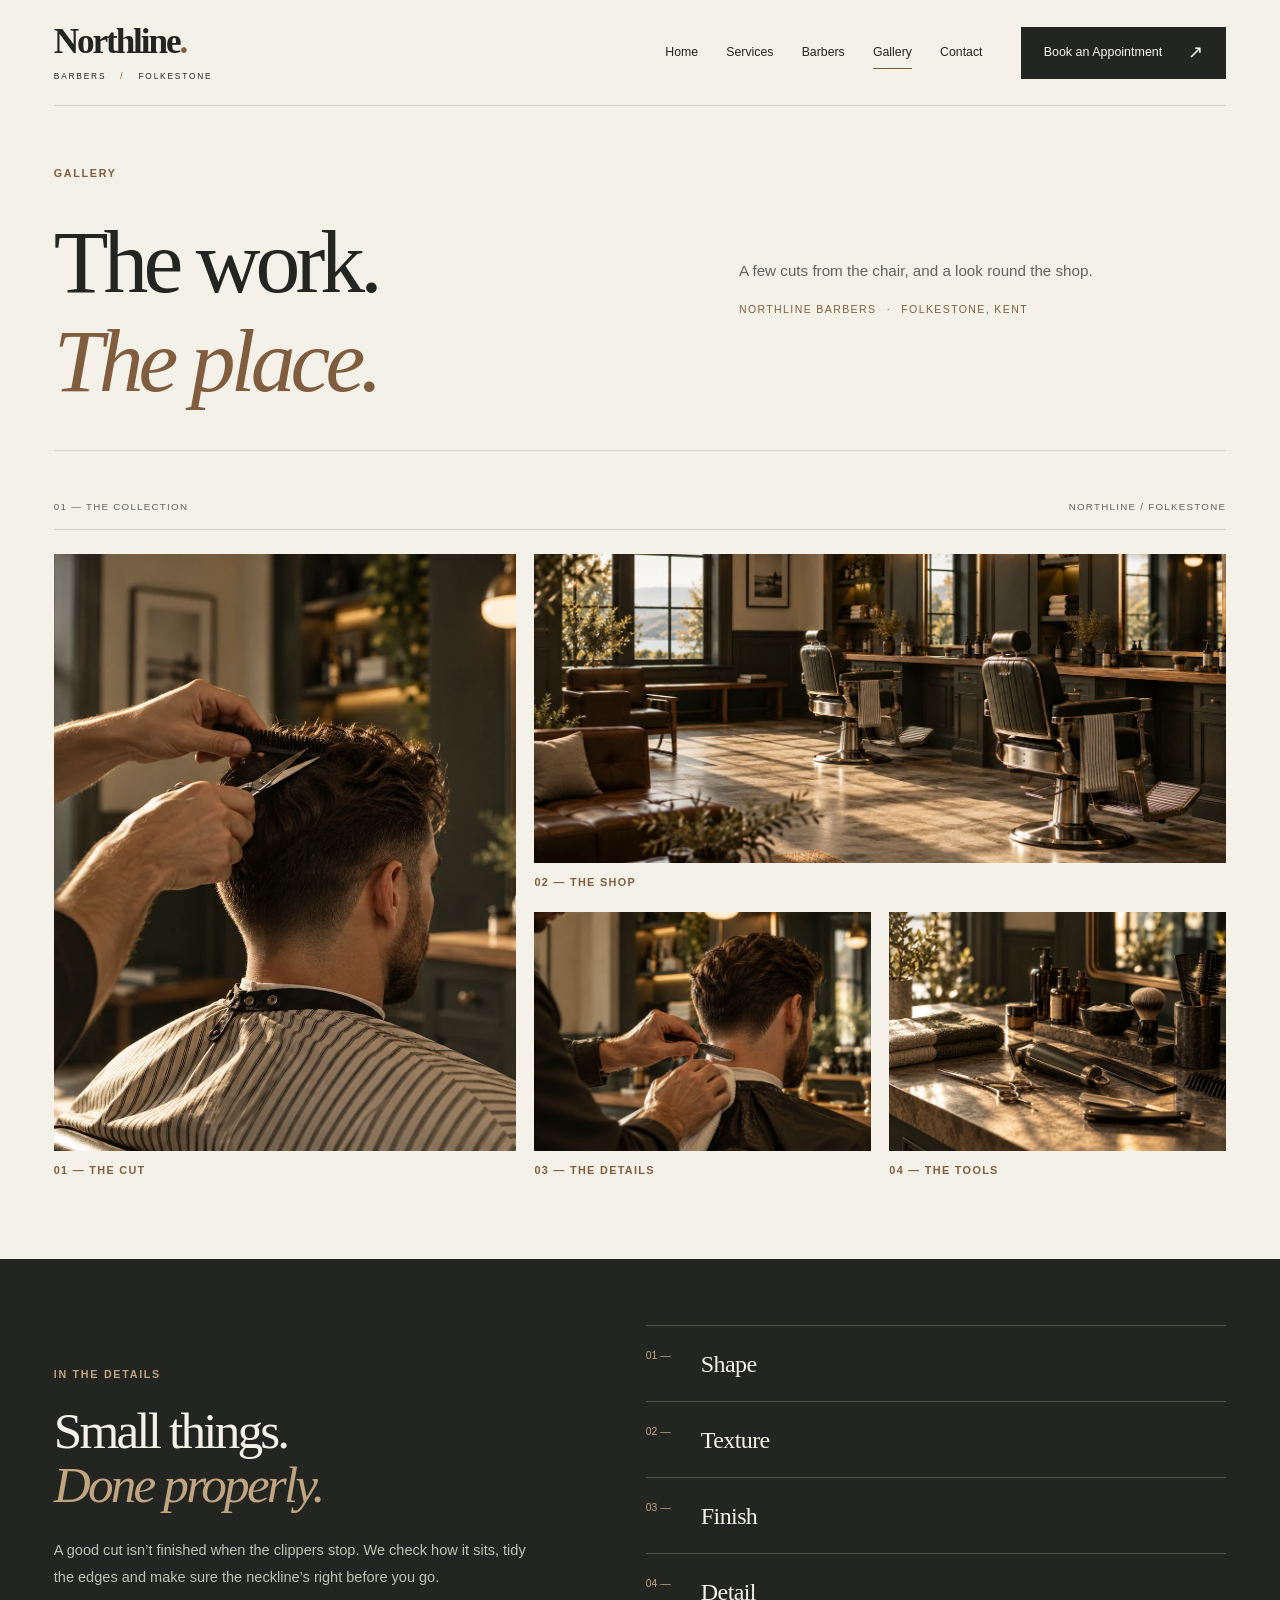
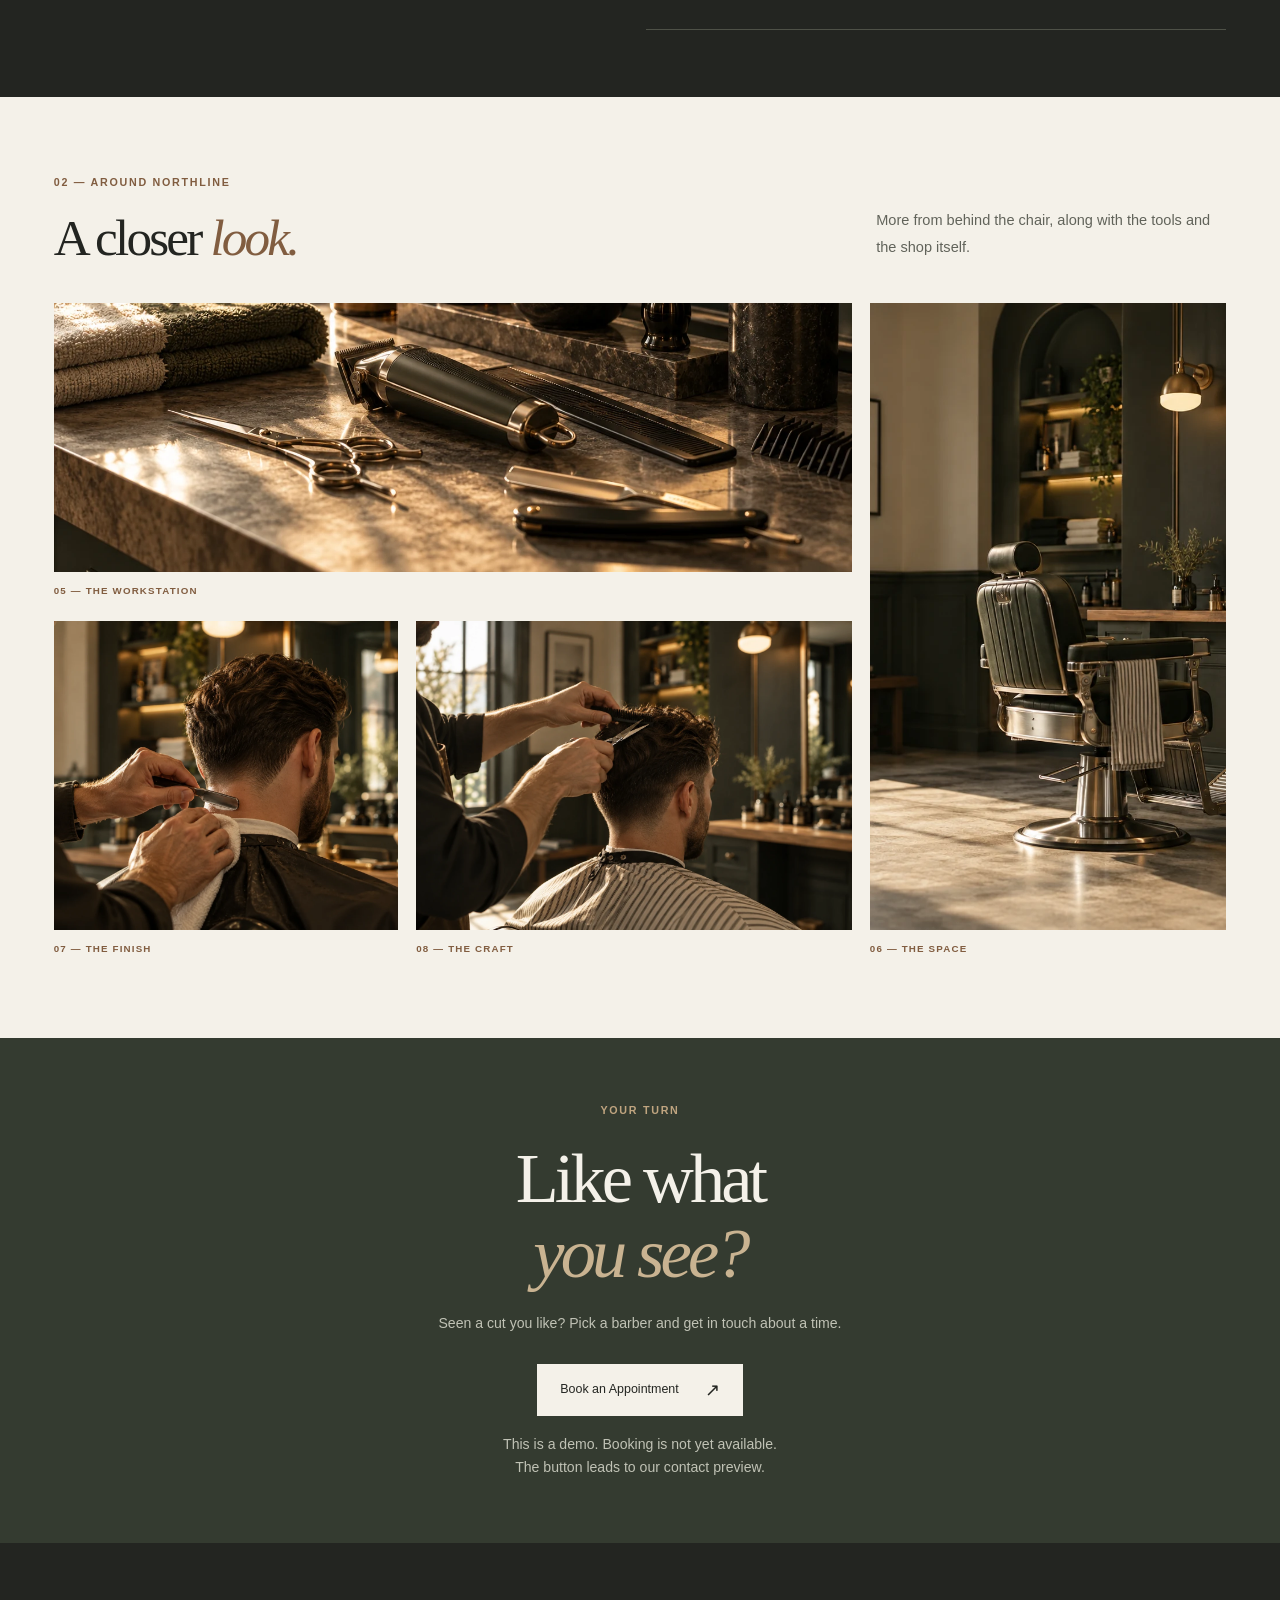
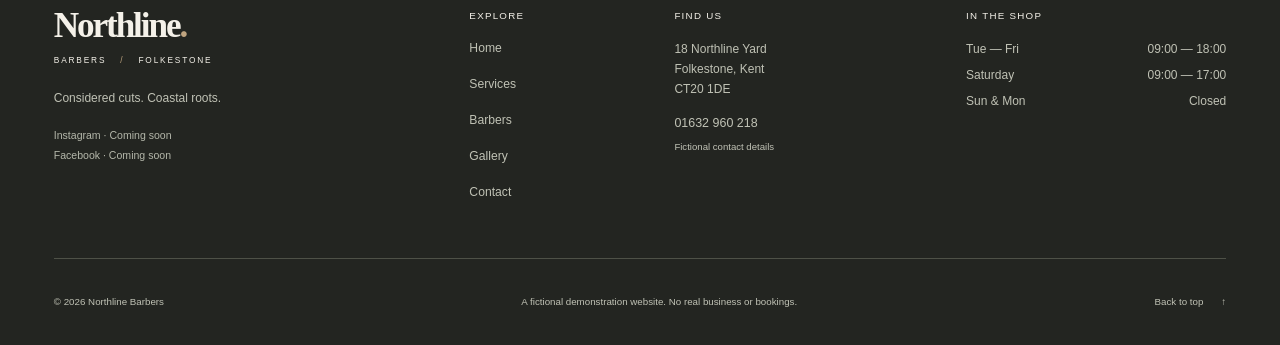
<file: gallery.html>
<!doctype html>
<html lang="en-GB">
<head>
  <meta charset="utf-8">
  <meta name="viewport" content="width=device-width, initial-scale=1">
  <meta name="theme-color" content="#232521">
  <meta name="description" content="Explore cuts, details and the imagined Folkestone shop at Northline Barbers, a fictional demonstration website.">
  <title>Gallery — Northline Barbers</title>
  <link rel="stylesheet" href="style.css?v=gallery-page-2">
  <script src="script.js" defer></script>
  <script src="gallery.js" defer></script>
</head>
<body class="gallery-page">
  <a class="skip-link" href="#main">Skip to content</a>
  <header class="site-header">
    <div class="container header-inner">
      <a class="brand" href="index.html" aria-label="Northline Barbers — home">
        <span class="brand-name">Northline<span class="brand-dot" aria-hidden="true">.</span></span>
        <span class="brand-detail">Barbers <span aria-hidden="true">/</span> Folkestone</span>
      </a>
      <button class="menu-toggle" type="button" aria-expanded="false" aria-controls="site-nav" aria-label="Open navigation">
        <span class="menu-label">Menu</span><span class="menu-icon" aria-hidden="true"></span>
      </button>
      <nav class="site-nav" id="site-nav" aria-label="Main navigation">
        <a href="index.html">Home</a>
        <a href="services.html">Services</a>
        <a href="barbers.html">Barbers</a>
        <a href="gallery.html" aria-current="page">Gallery</a>
        <a href="contact.html">Contact</a>
        <a class="button button-dark nav-booking" href="contact.html#booking-info">Book an Appointment <span aria-hidden="true">↗</span></a>
      </nav>
    </div>
  </header>

  <main id="main" tabindex="-1">
    <section class="gallery-intro container" aria-labelledby="gallery-title">
      <div class="gallery-intro-layout">
        <div class="gallery-intro-title">
          <p class="eyebrow">Gallery</p>
          <h1 id="gallery-title">The work.<br><em>The place.</em></h1>
        </div>
        <div class="gallery-intro-aside">
          <p>A few cuts from the chair, and a look round the shop.</p>
          <p class="gallery-location">Northline Barbers <span aria-hidden="true">·</span> Folkestone, Kent</p>
        </div>
      </div>
    </section>

    <section class="gallery-feature section container" aria-label="Featured gallery">
      <div class="gallery-section-line"><span>01 — The collection</span><span>Northline / Folkestone</span></div>
      <div class="gallery-feature-grid">
        <figure class="gallery-photo gallery-feature-cut">
          <button class="gallery-trigger" type="button" aria-label="Enlarge photograph of the cut">
            <img src="images/gallery-cut.webp" alt="A barber cutting a client's hair with scissors in the warm Northline shop." width="1448" height="1086" fetchpriority="high" decoding="async">
          </button>
          <figcaption>01 — The cut</figcaption>
        </figure>
        <figure class="gallery-photo gallery-feature-shop">
          <button class="gallery-trigger" type="button" aria-label="Enlarge photograph of the shop">
            <img src="images/gallery-shop.webp" alt="Warm Northline barbershop interior with dark olive cabinetry, mirrors and barber chairs." width="1448" height="1086" loading="lazy" decoding="async">
          </button>
          <figcaption>02 — The shop</figcaption>
        </figure>
        <figure class="gallery-photo gallery-feature-detail">
          <button class="gallery-trigger" type="button" aria-label="Enlarge photograph of the details">
            <img src="images/gallery-detail.webp" alt="A barber refining the neckline of a finished haircut." width="1448" height="1086" loading="lazy" decoding="async">
          </button>
          <figcaption>03 — The details</figcaption>
        </figure>
        <figure class="gallery-photo gallery-feature-tools">
          <button class="gallery-trigger" type="button" aria-label="Enlarge photograph of the tools">
            <img src="images/gallery-tools.webp" alt="Barber tools and grooming products arranged on a warm stone workstation." width="1448" height="1086" loading="lazy" decoding="async">
          </button>
          <figcaption>04 — The tools</figcaption>
        </figure>
      </div>
    </section>

    <section class="gallery-detail-band why section" aria-labelledby="gallery-detail-title">
      <div class="container gallery-detail-layout">
        <div class="gallery-detail-copy">
          <p class="eyebrow">In the details</p>
          <h2 id="gallery-detail-title">Small things.<br><em>Done properly.</em></h2>
          <p>A good cut isn’t finished when the clippers stop. We check how it sits, tidy the edges and make sure the neckline’s right before you go.</p>
        </div>
        <div class="gallery-detail-points" role="list">
          <div role="listitem"><span aria-hidden="true">01 —</span><span>Shape</span></div>
          <div role="listitem"><span aria-hidden="true">02 —</span><span>Texture</span></div>
          <div role="listitem"><span aria-hidden="true">03 —</span><span>Finish</span></div>
          <div role="listitem"><span aria-hidden="true">04 —</span><span>Detail</span></div>
        </div>
      </div>
    </section>

    <section class="gallery-secondary section container" aria-labelledby="gallery-secondary-title">
      <div class="gallery-secondary-heading">
        <div>
          <p class="eyebrow">02 — Around Northline</p>
          <h2 id="gallery-secondary-title">A closer <em>look.</em></h2>
        </div>
        <p>More from behind the chair, along with the tools and the shop itself.</p>
      </div>
      <div class="gallery-secondary-grid">
        <figure class="gallery-photo gallery-secondary-tools">
          <button class="gallery-trigger" type="button" aria-label="Enlarge closer photograph of the workstation">
            <img src="images/gallery-tools.webp" alt="A closer view across the Northline workstation, with clippers, shears and grooming tools." width="1448" height="1086" loading="lazy" decoding="async">
          </button>
          <figcaption>05 — The workstation</figcaption>
        </figure>
        <figure class="gallery-photo gallery-secondary-shop">
          <button class="gallery-trigger" type="button" aria-label="Enlarge closer photograph of the barbershop">
            <img src="images/hero-barbershop.webp" alt="A barber chair beside the window and brass-framed mirror inside Northline." width="1448" height="1086" loading="lazy" decoding="async">
          </button>
          <figcaption>06 — The space</figcaption>
        </figure>
        <figure class="gallery-photo gallery-secondary-detail">
          <button class="gallery-trigger" type="button" aria-label="Enlarge closer photograph of the finishing detail">
            <img src="images/gallery-detail.webp" alt="Close-up of a barber checking the natural shape at a client's neckline." width="1448" height="1086" loading="lazy" decoding="async">
          </button>
          <figcaption>07 — The finish</figcaption>
        </figure>
        <figure class="gallery-photo gallery-secondary-cut">
          <button class="gallery-trigger" type="button" aria-label="Enlarge wider photograph of the barber at work">
            <img src="images/gallery-cut.webp" alt="A wider view of scissor work and a textured cut in progress at Northline." width="1448" height="1086" loading="lazy" decoding="async">
          </button>
          <figcaption>08 — The craft</figcaption>
        </figure>
      </div>
    </section>

    <section class="booking section" aria-labelledby="gallery-booking-title">
      <div class="container booking-inner">
        <p class="eyebrow">Your turn</p>
        <h2 id="gallery-booking-title">Like what<br><em>you see?</em></h2>
        <p>Seen a cut you like? Pick a barber and get in touch about a time.</p>
        <a class="button button-cream" href="contact.html#booking-info">Book an Appointment <span aria-hidden="true">↗</span></a>
        <p class="booking-note">This is a demo. Booking is not yet available.<br>The button leads to our contact preview.</p>
      </div>
    </section>
  </main>

  <footer class="site-footer">
    <div class="container footer-grid">
      <div class="footer-brand"><a class="brand" href="index.html" aria-label="Northline Barbers — home"><span class="brand-name">Northline<span class="brand-dot" aria-hidden="true">.</span></span><span class="brand-detail">Barbers <span aria-hidden="true">/</span> Folkestone</span></a><p>Considered cuts. Coastal roots.</p><p class="social-placeholders">Instagram · Coming soon<br>Facebook · Coming soon</p></div>
      <div><h2 class="footer-heading">Explore</h2><nav class="footer-nav" aria-label="Footer navigation"><a href="index.html">Home</a><a href="services.html">Services</a><a href="barbers.html">Barbers</a><a href="gallery.html" aria-current="page">Gallery</a><a href="contact.html">Contact</a></nav></div>
      <div><h2 class="footer-heading">Find us</h2><address>18 Northline Yard<br>Folkestone, Kent<br>CT20 1DE</address><p class="footer-phone">01632 960 218</p><span class="footer-demo-label">Fictional contact details</span></div>
      <div><h2 class="footer-heading">In the shop</h2><dl class="hours footer-hours"><div><dt>Tue — Fri</dt><dd>09:00 — 18:00</dd></div><div><dt>Saturday</dt><dd>09:00 — 17:00</dd></div><div><dt>Sun &amp; Mon</dt><dd>Closed</dd></div></dl></div>
    </div>
    <div class="container footer-bottom"><p>© <span data-year>2026</span> Northline Barbers</p><p>A fictional demonstration website. No real business or bookings.</p><a href="#main">Back to top <span aria-hidden="true">↑</span></a></div>
  </footer>

  <dialog class="gallery-lightbox" aria-label="Gallery image preview">
    <div class="gallery-lightbox-top">
      <p>Northline Barbers <span aria-hidden="true">/</span> Gallery</p>
      <button class="gallery-lightbox-close" type="button" aria-label="Close image">Close <span aria-hidden="true">×</span></button>
    </div>
    <img class="gallery-lightbox-image" alt="" width="1448" height="1086">
    <p class="gallery-lightbox-caption"></p>
  </dialog>
</body>
</html>
</file>
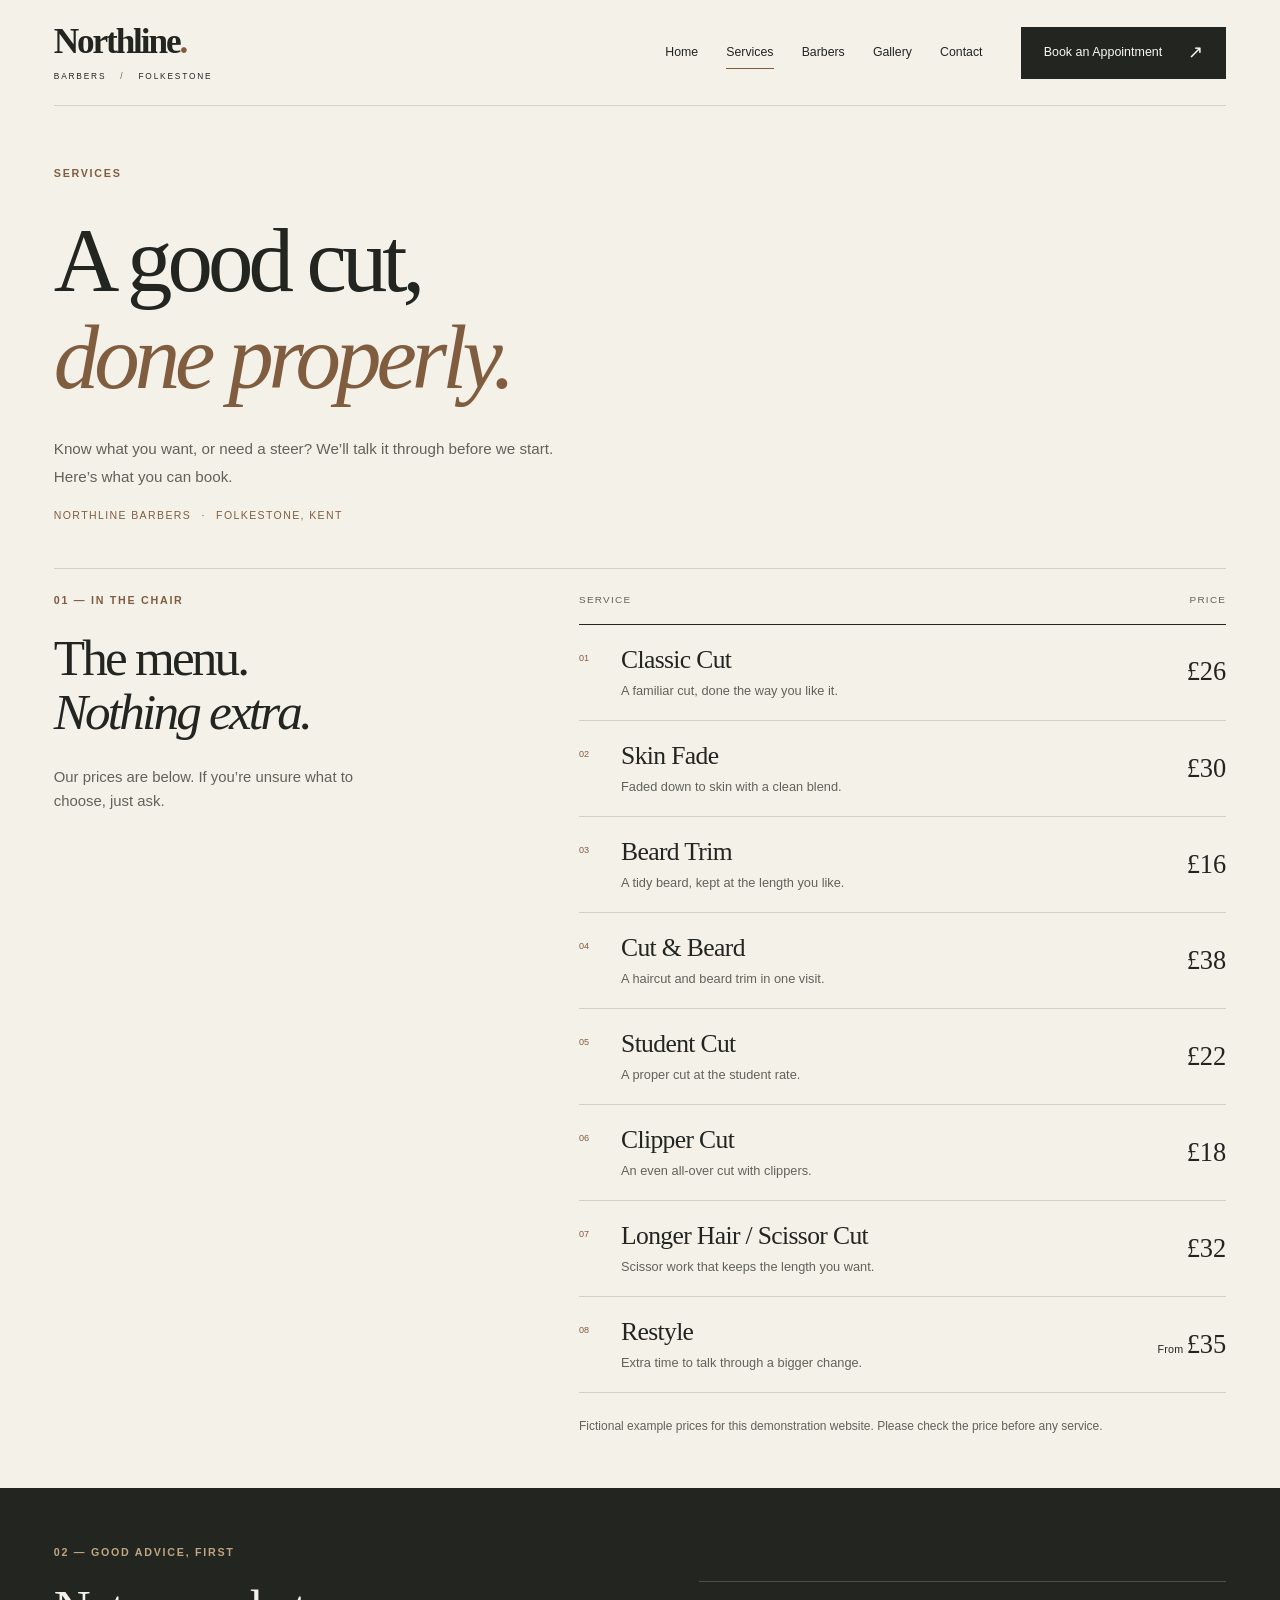
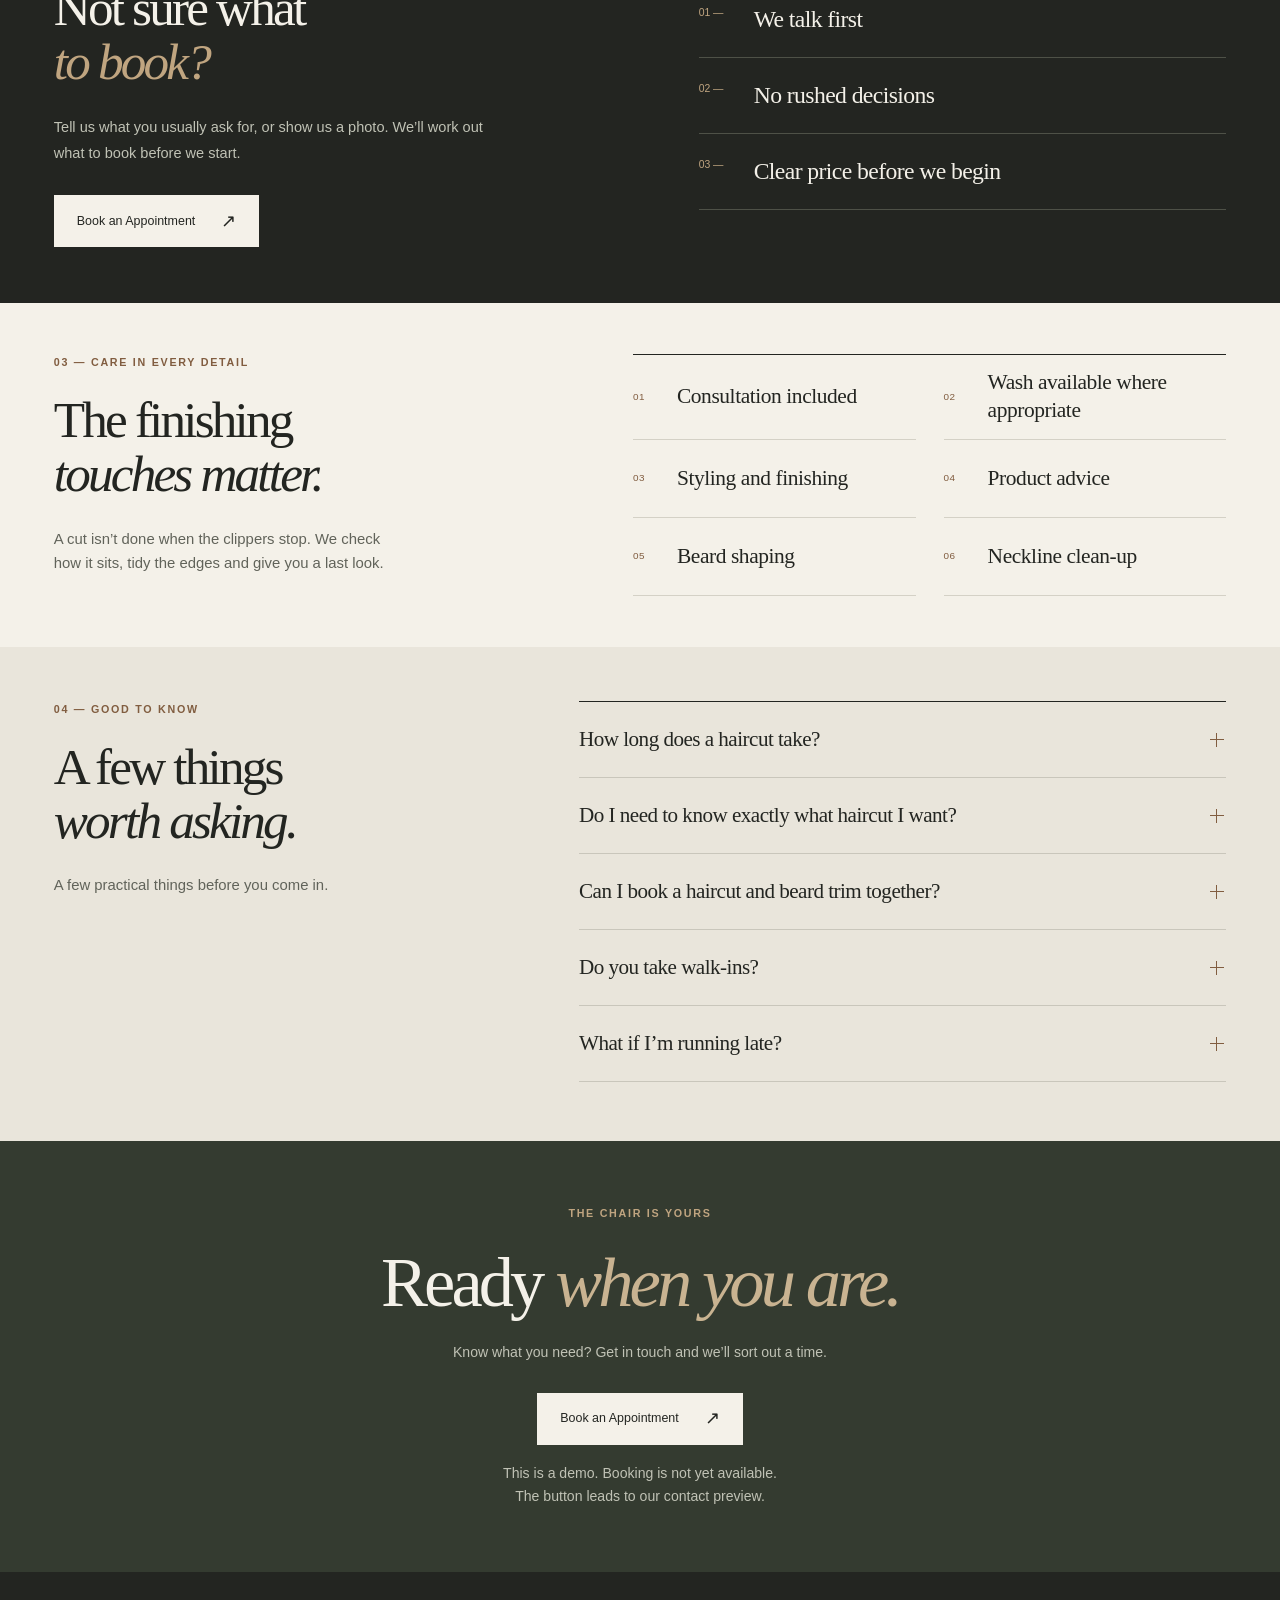
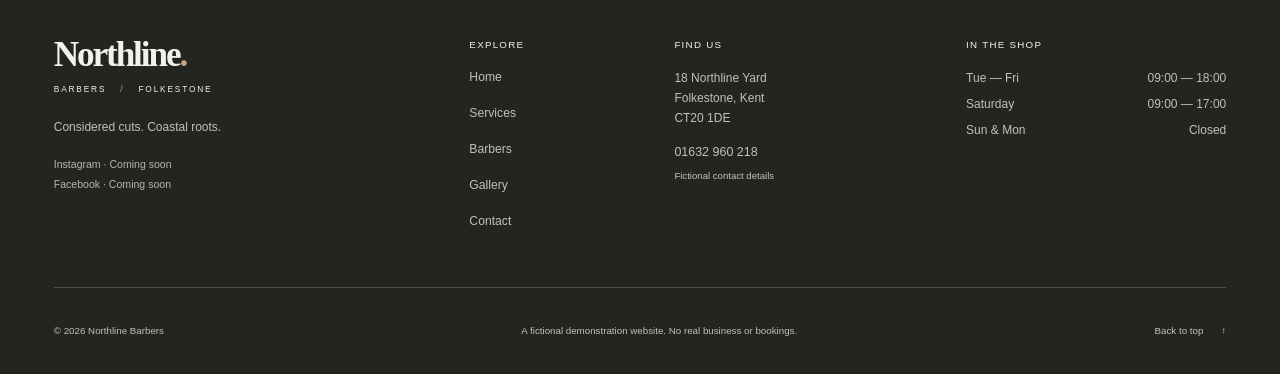
<file: services.html>
<!doctype html>
<html lang="en-GB">
<head>
  <meta charset="utf-8">
  <meta name="viewport" content="width=device-width, initial-scale=1">
  <meta name="theme-color" content="#232521">
  <meta name="description" content="Explore cuts, fades and beard services with clear example pricing at Northline Barbers, a fictional barbershop in Folkestone, Kent.">
  <title>Services — Northline Barbers</title>
  <link rel="stylesheet" href="style.css?v=services-layout-2">
  <style>
    @media (min-width: 75rem) {
      .services-page .service-price-list {
        padding-top: calc(clamp(46px, 3.7vw, 60px) - 24px);
      }

      .services-page .booking {
        padding-block: clamp(60px, 5vw, 82px);
      }
    }
  </style>
  <script src="script.js" defer></script>
</head>
<body class="services-page">
  <a class="skip-link" href="#main">Skip to content</a>
  <header class="site-header">
    <div class="container header-inner">
      <a class="brand" href="index.html" aria-label="Northline Barbers — home">
        <span class="brand-name">Northline<span class="brand-dot" aria-hidden="true">.</span></span>
        <span class="brand-detail">Barbers <span aria-hidden="true">/</span> Folkestone</span>
      </a>
      <button class="menu-toggle" type="button" aria-expanded="false" aria-controls="site-nav" aria-label="Open navigation">
        <span class="menu-label">Menu</span><span class="menu-icon" aria-hidden="true"></span>
      </button>
      <nav class="site-nav" id="site-nav" aria-label="Main navigation">
        <a href="index.html">Home</a>
        <a href="services.html" aria-current="page">Services</a>
        <a href="barbers.html">Barbers</a>
        <a href="gallery.html">Gallery</a>
        <a href="contact.html">Contact</a>
        <a class="button button-dark nav-booking" href="contact.html#booking-info">Book an Appointment <span aria-hidden="true">↗</span></a>
      </nav>
    </div>
  </header>
  <main id="main" tabindex="-1">
    <section class="services-hero container" aria-labelledby="services-hero-title">
      <p class="eyebrow">Services</p>
      <div class="services-hero-layout">
        <h1 id="services-hero-title">A good cut,<br><em>done properly.</em></h1>
        <div class="services-hero-aside">
          <p>Know what you want, or need a steer? We’ll talk it through before we start. Here’s what you can book.</p>
          <p class="services-location">Northline Barbers <span aria-hidden="true">·</span> Folkestone, Kent</p>
        </div>
      </div>
    </section>

    <section class="service-price-list section container" id="price-list" aria-labelledby="price-list-title">
      <div class="section-intro">
        <p class="eyebrow">01 — In the chair</p>
        <h2 id="price-list-title">The menu.<br><em>Nothing extra.</em></h2>
        <p>Our prices are below. If you’re unsure what to choose, just ask.</p>
      </div>
      <div class="service-menu">
        <div class="menu-heading"><span>Service</span><span>Price</span></div>
        <article class="service-row"><span class="service-number" aria-hidden="true">01</span><div><h3>Classic Cut</h3><p>A familiar cut, done the way you like it.</p></div><p class="service-price">£26</p></article>
        <article class="service-row"><span class="service-number" aria-hidden="true">02</span><div><h3>Skin Fade</h3><p>Faded down to skin with a clean blend.</p></div><p class="service-price">£30</p></article>
        <article class="service-row"><span class="service-number" aria-hidden="true">03</span><div><h3>Beard Trim</h3><p>A tidy beard, kept at the length you like.</p></div><p class="service-price">£16</p></article>
        <article class="service-row"><span class="service-number" aria-hidden="true">04</span><div><h3>Cut &amp; Beard</h3><p>A haircut and beard trim in one visit.</p></div><p class="service-price">£38</p></article>
        <article class="service-row"><span class="service-number" aria-hidden="true">05</span><div><h3>Student Cut</h3><p>A proper cut at the student rate.</p></div><p class="service-price">£22</p></article>
        <article class="service-row"><span class="service-number" aria-hidden="true">06</span><div><h3>Clipper Cut</h3><p>An even all-over cut with clippers.</p></div><p class="service-price">£18</p></article>
        <article class="service-row"><span class="service-number" aria-hidden="true">07</span><div><h3>Longer Hair / Scissor Cut</h3><p>Scissor work that keeps the length you want.</p></div><p class="service-price">£32</p></article>
        <article class="service-row"><span class="service-number" aria-hidden="true">08</span><div><h3>Restyle</h3><p>Extra time to talk through a bigger change.</p></div><p class="service-price"><span class="price-prefix">From </span>£35</p></article>
        <p class="small-note">Fictional example prices for this demonstration website. Please check the price before any service.</p>
      </div>
    </section>

    <section class="service-advice section" aria-labelledby="service-advice-title">
      <div class="container service-advice-layout">
        <div class="service-advice-copy">
          <p class="eyebrow">02 — Good advice, first</p>
          <h2 id="service-advice-title">Not sure what<br><em>to book?</em></h2>
          <p>Tell us what you usually ask for, or show us a photo. We’ll work out what to book before we start.</p>
          <a class="button button-cream" href="contact.html#booking-info">Book an Appointment <span aria-hidden="true">↗</span></a>
        </div>
        <ol class="service-advice-list">
          <li><span aria-hidden="true">01 —</span><strong>We talk first</strong></li>
          <li><span aria-hidden="true">02 —</span><strong>No rushed decisions</strong></li>
          <li><span aria-hidden="true">03 —</span><strong>Clear price before we begin</strong></li>
        </ol>
      </div>
    </section>

    <section class="service-craft section container" aria-labelledby="service-craft-title">
      <div class="section-intro">
        <p class="eyebrow">03 — Care in every detail</p>
        <h2 id="service-craft-title">The finishing<br><em>touches matter.</em></h2>
        <p>A cut isn’t done when the clippers stop. We check how it sits, tidy the edges and give you a last look.</p>
      </div>
      <div class="service-craft-list" role="list">
        <div class="service-craft-item" role="listitem"><span class="craft-index" aria-hidden="true">01</span><span>Consultation included</span></div>
        <div class="service-craft-item" role="listitem"><span class="craft-index" aria-hidden="true">02</span><span>Wash available where appropriate</span></div>
        <div class="service-craft-item" role="listitem"><span class="craft-index" aria-hidden="true">03</span><span>Styling and finishing</span></div>
        <div class="service-craft-item" role="listitem"><span class="craft-index" aria-hidden="true">04</span><span>Product advice</span></div>
        <div class="service-craft-item" role="listitem"><span class="craft-index" aria-hidden="true">05</span><span>Beard shaping</span></div>
        <div class="service-craft-item" role="listitem"><span class="craft-index" aria-hidden="true">06</span><span>Neckline clean-up</span></div>
      </div>
    </section>

    <section class="service-faq section" aria-labelledby="service-faq-title">
      <div class="container service-faq-layout">
        <div class="section-intro">
          <p class="eyebrow">04 — Good to know</p>
          <h2 id="service-faq-title">A few things<br><em>worth asking.</em></h2>
          <p>A few practical things before you come in.</p>
        </div>
        <div class="service-faq-items">
          <details class="service-faq-item"><summary><span>How long does a haircut take?</span><span class="faq-symbol" aria-hidden="true"></span></summary><p>Allow about 30–45 minutes for most cuts. Some services take a bit longer.</p></details>
          <details class="service-faq-item"><summary><span>Do I need to know exactly what haircut I want?</span><span class="faq-symbol" aria-hidden="true"></span></summary><p>No. A photo helps, but we can talk it through when you get here.</p></details>
          <details class="service-faq-item"><summary><span>Can I book a haircut and beard trim together?</span><span class="faq-symbol" aria-hidden="true"></span></summary><p>Yes. Book Cut &amp; Beard so there’s time for both.</p></details>
          <details class="service-faq-item"><summary><span>Do you take walk-ins?</span><span class="faq-symbol" aria-hidden="true"></span></summary><p>Booking ahead is best. If we’ve got a gap on the day, we’ll fit you in.</p></details>
          <details class="service-faq-item"><summary><span>What if I’m running late?</span><span class="faq-symbol" aria-hidden="true"></span></summary><p>Give us a ring as soon as you can. If there isn’t enough time left for your cut, we may need to rebook you.</p></details>
        </div>
      </div>
    </section>

    <section class="booking section" aria-labelledby="services-booking-title">
      <div class="container booking-inner">
        <p class="eyebrow">The chair is yours</p>
        <h2 id="services-booking-title">Ready <em>when you are.</em></h2>
        <p>Know what you need? Get in touch and we’ll sort out a time.</p>
        <a class="button button-cream" href="contact.html#booking-info">Book an Appointment <span aria-hidden="true">↗</span></a>
        <p class="booking-note">This is a demo. Booking is not yet available.<br>The button leads to our contact preview.</p>
      </div>
    </section>
  </main>

  <footer class="site-footer">
    <div class="container footer-grid">
      <div class="footer-brand"><a class="brand" href="index.html" aria-label="Northline Barbers — home"><span class="brand-name">Northline<span class="brand-dot" aria-hidden="true">.</span></span><span class="brand-detail">Barbers <span aria-hidden="true">/</span> Folkestone</span></a><p>Considered cuts. Coastal roots.</p><p class="social-placeholders">Instagram · Coming soon<br>Facebook · Coming soon</p></div>
      <div><h2 class="footer-heading">Explore</h2><nav class="footer-nav" aria-label="Footer navigation"><a href="index.html">Home</a><a href="services.html" aria-current="page">Services</a><a href="barbers.html">Barbers</a><a href="gallery.html">Gallery</a><a href="contact.html">Contact</a></nav></div>
      <div><h2 class="footer-heading">Find us</h2><address>18 Northline Yard<br>Folkestone, Kent<br>CT20 1DE</address><p class="footer-phone">01632 960 218</p><span class="footer-demo-label">Fictional contact details</span></div>
      <div><h2 class="footer-heading">In the shop</h2><dl class="hours footer-hours"><div><dt>Tue — Fri</dt><dd>09:00 — 18:00</dd></div><div><dt>Saturday</dt><dd>09:00 — 17:00</dd></div><div><dt>Sun &amp; Mon</dt><dd>Closed</dd></div></dl></div>
    </div>
    <div class="container footer-bottom"><p>© <span data-year>2026</span> Northline Barbers</p><p>A fictional demonstration website. No real business or bookings.</p><a href="#main">Back to top <span aria-hidden="true">↑</span></a></div>
  </footer>
  <script>
    (() => {
      const faqItems = document.querySelectorAll('.service-faq-item');
      const collapseFaq = () => faqItems.forEach((item) => { item.open = false; });
      collapseFaq();
      window.addEventListener('pageshow', collapseFaq);
    })();
  </script>
</body>
</html>
</file>
<file: style.css>
/* 01. Design tokens and foundations -------------------------------------- */
:root {
  --paper: #f4f1e9;
  --paper-light: #faf8f2;
  --sand: #e9e5db;
  --ink: #232521;
  --ink-soft: #30342d;
  --muted: #61635a;
  --accent: #815d40;
  --brass: #c0a580;
  --line: #d4d1c6;
  --line-dark: #4e5147;
  --light-muted: #c0c2b5;
  --serif: Georgia, 'Times New Roman', serif;
  --sans: 'Helvetica Neue', Helvetica, Arial, sans-serif;
  --page-width: 1360px;
  --gutter: clamp(24px, 4.2vw, 80px);
  --section-space: clamp(72px, 7.2vw, 116px);
  --ease: 180ms ease;
}

*, *::before, *::after { box-sizing: border-box; }
html { scroll-behavior: smooth; scroll-padding-top: 24px; }
body { margin: 0; color: var(--ink); background: var(--paper); font-family: var(--sans); font-size: 16px; line-height: 1.65; -webkit-font-smoothing: antialiased; }
h1, h2, h3, p, figure, blockquote, dl, dd { margin: 0; }
h1, h2, h3 { font-family: var(--serif); font-weight: 400; }
h1, h2 { line-height: 1.06; letter-spacing: -.055em; }
h2 { font-size: clamp(2.5rem, 4vw, 3.8rem); text-wrap: balance; }
h3 { line-height: 1.25; letter-spacing: -.025em; }
em { font-weight: 400; }
a { color: inherit; text-decoration: none; }
button { color: inherit; font: inherit; cursor: pointer; }
svg, img { display: block; max-width: 100%; }
img { width: 100%; height: 100%; object-fit: cover; }
address { font-style: normal; }
::selection { color: var(--paper-light); background: var(--accent); }
:focus-visible { outline: 2px solid var(--accent); outline-offset: 5px; }
.why :focus-visible, .booking :focus-visible, .site-footer :focus-visible { outline-color: var(--brass); }
[tabindex='-1']:focus:not(:focus-visible) { outline: none; }
.container { width: min(calc(100% - var(--gutter) * 2), var(--page-width)); margin-inline: auto; }
.section { padding-block: var(--section-space); }
.eyebrow { color: var(--accent); font-size: .67rem; font-weight: 600; line-height: 1.65; letter-spacing: .16em; text-transform: uppercase; }
.small-rule { display: inline-block; width: 24px; height: 1px; flex: 0 0 24px; background: currentColor; }
.small-note { margin-top: 23px; color: var(--muted); font-size: .75rem; line-height: 1.7; }
.button { display: inline-flex; justify-content: space-between; align-items: center; gap: 26px; min-height: 52px; padding: 14px 22px; border: 1px solid transparent; font-size: .78rem; font-weight: 500; line-height: 1.5; transition: color var(--ease), background var(--ease), border-color var(--ease); }
.button span { font-size: 1.15rem; line-height: 1; }
.button-dark { color: var(--paper-light); background: var(--ink); }
.button-dark:hover { background: var(--accent); }
.button-cream { color: var(--ink); background: var(--paper); }
.button-cream:hover { background: var(--brass); }
.text-link { display: inline-flex; width: fit-content; min-height: 44px; align-items: center; gap: 30px; border-bottom: 1px solid var(--ink); font-size: .8rem; font-weight: 500; transition: color var(--ease), border-color var(--ease); }
.text-link span { font-size: 1.1rem; }
.text-link:hover { color: var(--accent); border-color: var(--accent); }
.section-intro > h2 { margin-block: 21px 25px; }
.section-intro > p:not(.eyebrow) { max-width: 340px; color: var(--muted); font-size: .93rem; }
.section-intro > .text-link { margin-top: 30px; }
.section-heading { display: flex; align-items: end; justify-content: space-between; gap: 30px; margin-bottom: 42px; }
.section-heading h2 { margin-top: 18px; }
.section-heading > .text-link { flex-shrink: 0; margin-bottom: 5px; }
.skip-link { position: fixed; top: 12px; left: 16px; z-index: 20; padding: 12px 18px; color: var(--paper-light); background: var(--ink); transform: translateY(-150%); }
.skip-link:focus { transform: translateY(0); }

/* 02. Wordmark, header and navigation ----------------------------------- */
.site-header { position: relative; z-index: 10; background: var(--paper); }
.header-inner { display: flex; align-items: center; justify-content: space-between; min-height: 106px; gap: 32px; border-bottom: 1px solid var(--line); }
.brand { display: inline-flex; flex-direction: column; flex-shrink: 0; width: fit-content; }
.brand-name { font-family: var(--serif); font-size: 2.2rem; font-weight: 700; line-height: 1.1; letter-spacing: -.06em; }
.brand-dot { color: var(--accent); }
.brand-detail { display: flex; gap: 14px; margin-top: 8px; font-size: .52rem; font-weight: 500; line-height: 1.5; letter-spacing: .22em; text-transform: uppercase; }
.brand-detail > span { color: var(--accent); }
.site-nav { display: flex; align-items: center; gap: clamp(21px, 2.2vw, 35px); }
.site-nav > a:not(.button) { display: flex; align-items: center; position: relative; min-height: 44px; font-size: .77rem; }
.site-nav > a:not(.button)::after { content: ''; position: absolute; bottom: 6px; left: 0; width: 100%; height: 1px; background: var(--accent); transform: scaleX(0); transform-origin: left; transition: transform var(--ease); }
.site-nav > a[aria-current='page']::after, .site-nav > a:not(.button):hover::after { transform: scaleX(1); }
.nav-booking { margin-left: 10px; }
.menu-toggle { display: none; }

/* 03. Hero and photography ---------------------------------------------- */
.hero { display: grid; grid-template-columns: 1.04fr 1fr; column-gap: 6%; padding-top: 54px; }
.hero-copy { align-self: center; padding-block: 24px 32px; }
.hero-copy > .eyebrow { display: flex; align-items: center; gap: 12px; font-size: .61rem; letter-spacing: .15em; }
.hero h1 { margin-top: 29px; font-size: clamp(4.5rem, 7.55vw, 7rem); line-height: .99; letter-spacing: -.062em; }
.hero h1 em { color: var(--accent); }
.hero-intro { max-width: 375px; margin-top: 28px; color: var(--muted); font-size: .92rem; line-height: 1.8; }
.hero-actions { display: flex; flex-wrap: wrap; align-items: center; gap: 16px 27px; margin-top: 29px; }
.hero-actions .text-link { gap: 17px; }
.hero-footnote { margin-top: 32px; color: var(--muted); font-size: .68rem; letter-spacing: .04em; }
.hero-visual { position: relative; display: flex; flex-direction: column; min-width: 0; color: #d5cebc; background: #272c25; }
.hero-art { position: relative; display: grid; flex: 1; align-items: center; overflow: hidden; min-height: 535px; }
.hero-art > img { position: absolute; inset: 0; z-index: 0; object-position: 54% 50%; }
.hero-art::after { content: ''; position: absolute; inset: 17px; pointer-events: none; border: 1px solid #9a967a33; }
.frame-topline { position: absolute; top: 33px; right: 33px; left: 33px; z-index: 1; display: flex; justify-content: space-between; gap: 15px; color: #c3baa3; font-size: .48rem; letter-spacing: .13em; text-transform: uppercase; }
.frame-side { position: absolute; z-index: 1; right: 32px; top: 50%; writing-mode: vertical-rl; font-size: .47rem; letter-spacing: .18em; text-transform: uppercase; }
.frame-caption { display: flex; align-items: center; justify-content: space-between; gap: 16px; min-height: 57px; padding: 14px 23px; color: var(--light-muted); background: var(--ink); }
.frame-caption > span:first-child { color: var(--paper); font-family: var(--serif); font-size: 1.15rem; font-style: italic; }
.frame-caption > span:nth-child(2) { font-size: .53rem; letter-spacing: .09em; text-transform: uppercase; }
.hero-bottom { display: flex; justify-content: space-between; align-items: center; grid-column: 1 / -1; gap: 20px; margin-top: 44px; padding-block: 15px; border-top: 1px solid var(--line); border-bottom: 1px solid var(--line); color: var(--muted); font-size: .62rem; letter-spacing: .08em; text-transform: uppercase; }
.hero-bottom > a { display: flex; min-height: 44px; align-items: center; gap: 26px; color: var(--ink); }
.hero-bottom > a:hover { color: var(--accent); }

/* 04. Service menu ------------------------------------------------------ */
.services { display: grid; grid-template-columns: .8fr 1.2fr; gap: 10%; }
.menu-heading { display: flex; justify-content: space-between; padding-bottom: 15px; border-bottom: 1px solid var(--ink); color: var(--muted); font-size: .62rem; letter-spacing: .13em; text-transform: uppercase; }
.service-row { display: grid; grid-template-columns: 26px 1fr auto; align-items: center; gap: 16px; padding-block: 22px; border-bottom: 1px solid var(--line); }
.service-number { align-self: start; padding-top: 7px; color: var(--accent); font-size: .57rem; }
.service-row h3 { font-size: 1.6rem; }
.service-row > div > p { margin-top: 4px; color: var(--muted); font-size: .8rem; }
.service-price { font-family: var(--serif); font-size: 1.65rem; font-variant-numeric: lining-nums tabular-nums; }

/* 05. The Northline way ------------------------------------------------- */
.why { color: var(--paper); background: var(--ink); }
.why-grid { display: grid; grid-template-columns: .85fr 1.15fr; gap: 10%; }
.why .eyebrow, .booking .eyebrow { color: var(--brass); }
.why .section-intro > p:not(.eyebrow) { color: var(--light-muted); }
.why h2 em { color: var(--brass); }
.editorial-mark { display: block; margin-top: 40px; color: var(--brass); font-family: var(--serif); font-size: 2.25rem; font-style: italic; }
.editorial-mark > span { padding-inline: 5px; color: #6e7163; font-size: 1.6rem; }
.principles { display: grid; grid-template-columns: 1fr 1fr; column-gap: 40px; row-gap: 44px; align-content: center; }
.principles article { padding-top: 20px; border-top: 1px solid var(--line-dark); }
.principle-number { color: var(--brass); font-size: .65rem; letter-spacing: .05em; }
.principles h3 { margin-block: 18px 12px; font-size: 1.55rem; }
.principles p { color: var(--light-muted); font-size: .85rem; line-height: 1.8; }

/* 06. The team ---------------------------------------------------------- */
.barber-grid { display: grid; grid-template-columns: repeat(3, minmax(0, 1fr)); gap: 30px; }
.portrait { position: relative; aspect-ratio: 4 / 4.5; overflow: hidden; isolation: isolate; color: #d5ccbb; background: #696c60; }
.portrait > img { position: absolute; inset: 0; z-index: 0; object-position: center 30%; }
.portrait::after { content: ''; position: absolute; z-index: 1; inset: 16px; border: 1px solid #dfd8c22b; pointer-events: none; }
.portrait-maya { color: #e2d4c2; background: #786552; }
.portrait-freya { color: #c4c6b7; background: #474c43; }
.portrait-maya > img, .portrait-freya > img { object-position: center top; }
.portrait-index { position: absolute; z-index: 2; top: 30px; left: 30px; font-size: .55rem; letter-spacing: .13em; }
.barber-heading { display: flex; align-items: center; justify-content: space-between; gap: 16px; margin-top: 24px; }
.barber-heading h3 { font-size: 1.75rem; }
.barber-heading > span { color: var(--accent); font-size: .65rem; }
.barber-card > .barber-role { margin-top: 7px; color: var(--accent); font-size: .69rem; }
.barber-card > p:not(.barber-role) { max-width: 360px; margin-top: 14px; color: var(--muted); font-size: .85rem; }
.barber-card .text-link { gap: 40px; margin-top: 14px; font-size: .75rem; }

/* 07. Contact-sheet gallery --------------------------------------------- */
.gallery { background: var(--sand); }
.gallery-grid { display: grid; grid-template-columns: 1.12fr 1fr .8fr; grid-template-rows: 240px 240px; gap: 18px; }
.gallery-tile { position: relative; display: grid; overflow: hidden; isolation: isolate; color: var(--paper); background: var(--ink-soft); }
.gallery-tile > img { position: absolute; inset: 0; z-index: 0; }
.gallery-tile-top { position: absolute; top: 21px; left: 23px; right: 23px; display: flex; justify-content: space-between; font-size: .5rem; letter-spacing: .18em; }
.gallery-tile figcaption { position: absolute; right: 23px; bottom: 23px; left: 23px; display: flex; flex-direction: column; gap: 3px; }
.gallery-tile figcaption > span:first-child { font-family: var(--serif); font-size: 1.2rem; font-style: italic; }
.gallery-tile figcaption > span:nth-child(2) { color: var(--paper); font-size: .55rem; }
.gallery-cut { grid-row: 1 / 3; background: #626859; }
.gallery-cut > img { object-position: 52% 50%; }
.gallery-tools > img { object-position: 50% 55%; }
.gallery-shop { grid-column: 2; grid-row: 2; background: #595a4e; }
.gallery-shop > img { object-position: 50% 50%; }
.gallery-finish { grid-column: 3; grid-row: 1 / 3; background: #806952; }
.gallery-finish > img { object-position: 50% 48%; }

/* 08. Reviews ----------------------------------------------------------- */
.reviews > .section-heading h2 { max-width: 720px; }
.review-grid { display: grid; grid-template-columns: repeat(3, minmax(0, 1fr)); gap: 34px; }
.review { display: flex; flex-direction: column; padding-block: 28px 0; border-top: 1px solid var(--line); }
.review-stars { color: var(--accent); font-size: .73rem; letter-spacing: .18em; }
.review blockquote { flex: 1; margin-block: 23px 24px; font-family: var(--serif); font-size: 1.3rem; line-height: 1.55; letter-spacing: -.02em; }
.review figcaption { font-size: .75rem; }
.review figcaption > span { display: block; margin-top: 3px; color: var(--muted); font-size: .68rem; }
.reviews > .small-note { margin-top: 34px; }

/* 09. Location and hours ------------------------------------------------ */
.visit { padding-top: 0; }
.visit-grid { display: grid; grid-template-columns: .85fr 1.15fr; gap: 9%; align-items: center; padding-top: var(--section-space); border-top: 1px solid var(--line); }
.location-card { padding: 36px; color: var(--paper); background: var(--ink-soft); }
.location-card .eyebrow { color: var(--brass); font-size: .55rem; }
.location-wordmark { margin-block: 38px 25px; font-family: var(--serif); font-size: clamp(5rem, 8.2vw, 8.25rem); font-weight: 700; line-height: .8; letter-spacing: -.06em; }
.location-wordmark > span { color: var(--brass); }
.location-coordinate { color: var(--light-muted); font-family: var(--serif); font-size: 1.1rem; font-style: italic; }
.location-card-bottom { display: flex; justify-content: space-between; gap: 12px; margin-top: 46px; padding-top: 20px; border-top: 1px solid #636759; color: var(--light-muted); font-size: .54rem; letter-spacing: .06em; text-transform: uppercase; }
.visit-details h2 { margin-block: 20px; }
.visit-details > p:not(.eyebrow) { max-width: 490px; color: var(--muted); font-size: .9rem; }
.visit-info { display: grid; grid-template-columns: 1fr 1.05fr; gap: 26px; margin-top: 28px; padding-top: 23px; border-top: 1px solid var(--line); }
.visit-info h3 { margin-bottom: 12px; font-family: var(--sans); font-size: .64rem; font-weight: 600; letter-spacing: .1em; text-transform: uppercase; }
.visit-info address, .hours { font-size: .8rem; }
.contact-number { margin-top: 12px; font-size: .85rem; }
.visit-info .small-note { max-width: 160px; margin-top: 8px; font-size: .65rem; }
.hours > div { display: flex; justify-content: space-between; gap: 15px; padding-bottom: 6px; }
.hours dd { white-space: nowrap; font-variant-numeric: tabular-nums; }
.visit-details > .text-link { margin-top: 20px; }

/* 10. Booking and footer ------------------------------------------------ */
.booking { position: relative; color: var(--paper); background: #343b30; text-align: center; }
.booking-inner h2 { margin-block: 22px; font-size: clamp(2.8rem, 5.5vw, 5.1rem); }
.booking-inner h2 em { color: #c9b391; }
.booking-inner > p:not(.eyebrow) { color: var(--light-muted); font-size: .88rem; }
.booking-inner > .button { margin-top: 28px; }
.booking-inner > .booking-note { margin-top: 17px; font-size: .7rem; line-height: 1.65; }
.site-footer { color: var(--light-muted); background: var(--ink); }
.footer-grid { display: grid; grid-template-columns: 1.5fr .65fr 1fr 1.05fr; gap: 44px; padding-block: 64px 48px; }
.site-footer .brand { color: var(--paper); }
.site-footer .brand-dot, .site-footer .brand-detail > span { color: var(--brass); }
.footer-brand > p { margin-top: 23px; font-size: .75rem; }
.footer-brand > .social-placeholders { margin-top: 16px; color: #b4b7aa; font-size: .66rem; line-height: 1.9; }
.footer-heading { margin-block: 4px 19px; color: var(--paper); font-family: var(--sans); font-size: .61rem; font-weight: 500; letter-spacing: .13em; text-transform: uppercase; }
.footer-nav { display: flex; flex-direction: column; align-items: start; margin-top: -10px; }
.footer-nav a { display: inline-flex; align-items: center; min-height: 36px; font-size: .76rem; }
.site-footer a:not(.brand):hover { color: var(--brass); text-decoration: underline; text-underline-offset: 5px; }
.footer-grid address, .footer-hours { font-size: .75rem; }
.footer-phone { margin-top: 13px; font-size: .78rem; }
.footer-demo-label { display: block; margin-top: 6px; font-size: .6rem; }
.footer-bottom { display: flex; justify-content: space-between; align-items: center; gap: 16px 30px; padding-block: 21px; border-top: 1px solid var(--line-dark); font-size: .61rem; }
.footer-bottom a { display: inline-flex; align-items: center; gap: 18px; min-height: 44px; white-space: nowrap; }

/* Minimal secondary page shells; their full content belongs to phase two. */
.preview-main { min-height: 65vh; padding-block: var(--section-space); }
.preview-main h1 { max-width: 900px; margin-block: 24px; font-size: clamp(3.5rem, 7vw, 6rem); }
.preview-main > p:not(.eyebrow) { max-width: 560px; color: var(--muted); }
.preview-main .preview-note { margin-top: 25px; padding-top: 25px; border-top: 1px solid var(--line); }
.preview-main > .button { margin-top: 32px; }
.preview-footer { padding-block: 30px; }
.preview-footer .container { color: var(--light-muted); font-size: .75rem; }

/* 11. Deliberate tablet, mobile and wide-screen compositions ------------- */
@media (min-width: 1600px) {
  .hero { padding-top: 64px; column-gap: 7%; }
  .hero h1 { font-size: 7.55rem; }
  .hero-copy { padding-block: 32px; }
  .hero-intro { max-width: 390px; font-size: 1rem; }
  .hero-art { min-height: 620px; }
  .hero-art > img { object-position: 58% 50%; }
}

@media (max-width: 74.99rem) {
  .header-inner { gap: 22px; }
  .site-nav { gap: 21px; }
  .nav-booking { margin-left: 0; padding-inline: 17px; gap: 16px; }
  .hero { column-gap: 5%; }
  .hero h1 { font-size: 7.55vw; }
  .hero-art { min-height: 525px; }
  .hero-art > img { object-position: 52% 50%; }
  .hero-copy > .eyebrow { font-size: .55rem; letter-spacing: .1em; }
  .hero-actions { gap: 15px; }
  .hero-actions .button { gap: 16px; padding-inline: 16px; }
  .hero-actions .text-link { gap: 12px; }
  .services, .why-grid { gap: 7%; }
  .principles { column-gap: 25px; }
  .barber-grid { gap: 24px; }
  .gallery-grid { grid-template-rows: 210px 210px; }
  .visit-grid { gap: 6%; }
  .visit-info { gap: 18px; }
  .footer-grid { gap: 30px; grid-template-columns: 1.2fr .6fr 1fr 1.2fr; }
}

@media (max-width: 63.99rem) {
  .header-inner { min-height: 94px; flex-wrap: wrap; padding-block: 20px; }
  .site-nav { width: 100%; flex-wrap: wrap; padding-block: 10px; }
  .nav-ready .header-inner { flex-wrap: nowrap; padding-block: 0; }
  .nav-ready .menu-toggle { display: inline-flex; align-items: center; justify-content: center; gap: 13px; min-width: 84px; min-height: 48px; padding: 10px 0 10px 10px; border: 0; background: transparent; }
  .menu-label { font-size: .68rem; letter-spacing: .06em; }
  .menu-icon { position: relative; width: 23px; height: 14px; }
  .menu-icon::before, .menu-icon::after { content: ''; position: absolute; left: 0; width: 100%; height: 1px; background: var(--ink); transition: transform var(--ease), top var(--ease); }
  .menu-icon::before { top: 3px; }
  .menu-icon::after { top: 11px; }
  .menu-open .menu-icon::before { top: 7px; transform: rotate(45deg); }
  .menu-open .menu-icon::after { top: 7px; transform: rotate(-45deg); }
  .nav-ready .site-nav { position: absolute; top: 100%; left: 0; right: 0; display: none; width: auto; max-height: calc(100dvh - 94px); overflow-y: auto; padding: 16px var(--gutter) 26px; background: var(--paper); border-bottom: 1px solid var(--line); box-shadow: 0 20px 22px #2325210d; }
  .nav-ready.menu-open .site-nav { display: flex; flex-direction: column; align-items: stretch; gap: 0; }
  .site-nav > a:not(.button) { min-height: 49px; font-size: .9rem; border-bottom: 1px solid var(--line); }
  .site-nav > a:not(.button)::after { display: none; }
  .site-nav > a[aria-current='page'] { color: var(--accent); }
  .nav-booking { width: fit-content; margin-top: 20px; }
  .hero { padding-top: 40px; column-gap: 5%; }
  .hero h1 { font-size: clamp(3.5rem, 7.6vw, 5.2rem); }
  .hero-copy > .eyebrow { max-width: 280px; font-size: .53rem; }
  .hero-copy > .eyebrow .small-rule { display: none; }
  .hero-copy { padding-block: 14px; }
  .hero-intro { font-size: .85rem; }
  .hero-actions { align-items: start; flex-direction: column; gap: 10px; }
  .hero-footnote { margin-top: 20px; }
  .hero-art { min-height: 495px; }
  .hero-art > img { object-position: 58% 48%; }
  .frame-topline { top: 30px; right: 27px; left: 27px; font-size: .42rem; }
  .frame-topline > span { display: none; }
  .frame-side { right: 25px; font-size: .4rem; }
  .frame-caption { flex-direction: column; align-items: start; gap: 5px; padding: 14px 20px; }
  .hero-bottom { margin-top: 32px; }
  .services { grid-template-columns: .8fr 1.2fr; gap: 7%; }
  .section-intro > p:not(.eyebrow) { font-size: .85rem; }
  .service-row { gap: 12px; grid-template-columns: 18px 1fr auto; }
  .service-row h3 { font-size: 1.4rem; }
  .service-row > div > p { font-size: .75rem; }
  .why-grid { grid-template-columns: 1fr; gap: 38px; }
  .why .section-intro { display: grid; grid-template-columns: 1fr 1fr; gap: 0 50px; align-items: end; }
  .why .section-intro .eyebrow { grid-column: 1 / -1; }
  .why .section-intro h2 { margin-bottom: 0; }
  .why .section-intro > p:not(.eyebrow) { padding-bottom: 4px; }
  .editorial-mark { display: none; }
  .principles { column-gap: 50px; row-gap: 32px; }
  .barber-grid { gap: 20px; }
  .barber-heading h3 { font-size: 1.45rem; }
  .barber-card > .barber-role { min-height: 36px; font-size: .65rem; }
  .barber-card > p:not(.barber-role) { font-size: .8rem; }
  .portrait-index { top: 26px; left: 25px; font-size: .48rem; }
  .gallery-grid { grid-template-columns: 1fr 1fr; grid-template-rows: 220px 220px 260px; }
  .gallery-finish { grid-column: 1 / -1; grid-row: 3; }
  .review-grid { gap: 24px; }
  .review blockquote { font-size: 1.15rem; }
  .visit-grid { grid-template-columns: .8fr 1.2fr; gap: 6%; }
  .location-card { padding: 26px; align-self: stretch; display: flex; flex-direction: column; justify-content: center; }
  .location-wordmark { font-size: clamp(4.5rem, 9vw, 6rem); }
  .location-card-bottom { flex-direction: column; gap: 4px; }
  .visit-info { grid-template-columns: 1fr; gap: 22px; }
  .visit-info .small-note { max-width: none; }
  .hours { max-width: 300px; }
  .footer-grid { grid-template-columns: 1.2fr 1fr; gap: 40px; }
  .footer-nav { display: grid; grid-template-columns: 1fr 1fr; }
  .footer-nav a { min-height: 44px; }
  .footer-hours { max-width: 240px; }
  .footer-bottom { flex-wrap: wrap; }
  .footer-bottom > p:nth-child(2) { order: 3; flex-basis: 100%; }
}

@media (max-width: 43.99rem) {
  :root { --gutter: 24px; --section-space: 68px; }
  .header-inner { min-height: 84px; }
  .brand-name { font-size: 1.9rem; }
  .brand-detail { margin-top: 6px; font-size: .46rem; gap: 11px; }
  .nav-ready .site-nav { max-height: calc(100dvh - 84px); }
  .hero { grid-template-columns: 1fr; padding-top: 42px; }
  .hero-copy { padding: 0; }
  .hero-copy > .eyebrow { max-width: none; gap: 9px; font-size: .53rem; letter-spacing: .12em; }
  .hero-copy > .eyebrow .small-rule { display: inline-block; flex-basis: 19px; width: 19px; }
  .hero h1 { margin-top: 25px; font-size: clamp(3.8rem, 13.5vw, 5.5rem); line-height: 1.01; }
  .hero h1 br:nth-of-type(2) { display: none; }
  .hero h1 em { display: block; }
  .hero-intro { max-width: 410px; margin-top: 23px; font-size: .86rem; }
  .hero-actions { flex-direction: row; align-items: center; flex-wrap: wrap; gap: 10px 20px; margin-top: 24px; }
  .hero-actions .button { padding-inline: 17px; gap: 15px; font-size: .73rem; }
  .hero-actions .text-link { font-size: .73rem; gap: 12px; }
  .hero-footnote { margin-top: 20px; font-size: .64rem; }
  .hero-visual { margin-top: 34px; }
  .hero-art { min-height: 0; height: auto; aspect-ratio: 1 / 1.04; }
  .hero-art > img { object-position: 54% 50%; }
  .frame-topline { font-size: .42rem; }
  .frame-topline > span { display: inline; }
  .frame-side { font-size: .38rem; }
  .frame-caption { flex-direction: row; align-items: center; padding: 12px 17px; }
  .frame-caption > span:first-child { font-size: 1rem; }
  .frame-caption > span:nth-child(2) { max-width: 100px; text-align: right; font-size: .45rem; }
  .hero-bottom { margin-top: 28px; padding-block: 13px; gap: 10px; font-size: .5rem; letter-spacing: .04em; }
  .hero-bottom > span { max-width: 135px; }
  .hero-bottom > a { gap: 15px; }
  .services { grid-template-columns: 1fr; gap: 35px; }
  .section-intro > h2 { margin-block: 17px 19px; }
  .section-intro > p:not(.eyebrow) { max-width: 400px; font-size: .88rem; }
  .section-intro > .text-link { margin-top: 18px; }
  .service-row { grid-template-columns: 20px 1fr auto; padding-block: 19px; }
  .service-row h3 { font-size: 1.5rem; }
  .service-price { font-size: 1.55rem; }
  .small-note { font-size: .7rem; }
  .why .section-intro { display: block; }
  .why .section-intro h2 { margin-bottom: 20px; }
  .why-grid { gap: 30px; }
  .principles { column-gap: 24px; row-gap: 30px; }
  .principles h3 { margin-top: 14px; font-size: 1.35rem; }
  .principles p { font-size: .79rem; line-height: 1.8; }
  .section-heading { flex-direction: column; align-items: start; gap: 17px; margin-bottom: 30px; }
  .section-heading h2 { margin-top: 16px; }
  .section-heading > .text-link { margin-bottom: 0; }
  .barber-grid { grid-template-columns: 1fr; gap: 38px; }
  .portrait-index { top: 29px; left: 29px; font-size: .55rem; }
  .barber-heading { margin-top: 20px; }
  .barber-heading h3 { font-size: 1.7rem; }
  .barber-card > .barber-role { min-height: 0; font-size: .68rem; }
  .barber-card > p:not(.barber-role) { max-width: none; margin-top: 12px; font-size: .86rem; }
  .barber-card .text-link { margin-top: 10px; }
  .gallery-grid { grid-template-rows: 300px 240px 250px; gap: 12px; }
  .gallery-cut { grid-column: 1 / -1; grid-row: 1; }
  .gallery-tools { grid-column: 1; grid-row: 2; }
  .gallery-shop { grid-column: 2; grid-row: 2; }
  .gallery-tile-top { left: 15px; right: 15px; top: 17px; font-size: .43rem; }
  .gallery-tile figcaption { left: 15px; right: 15px; bottom: 17px; }
  .gallery-tile figcaption > span:first-child { font-size: 1.1rem; }
  .gallery-tile figcaption > span:nth-child(2) { font-size: .5rem; }
  .review-grid { grid-template-columns: 1fr; gap: 29px; }
  .review { padding-top: 22px; }
  .review blockquote { margin-block: 17px 18px; font-size: 1.3rem; }
  .review figcaption { display: flex; gap: 15px; align-items: center; }
  .review figcaption > span { margin-top: 0; }
  .visit-grid { grid-template-columns: minmax(0, 1fr); gap: 37px; }
  .location-card { padding: 30px; }
  .location-wordmark { margin-top: 34px; font-size: clamp(4.9rem, 26vw, 6.7rem); }
  .location-card-bottom { flex-direction: row; margin-top: 32px; }
  .visit-details h2 { margin-block: 17px 20px; }
  .visit-info { grid-template-columns: 1fr 1.05fr; gap: 20px; }
  .visit-info address, .hours { font-size: .73rem; }
  .hours > div { gap: 7px; }
  .visit-info .small-note { max-width: 140px; }
  .contact-number { font-size: .78rem; }
  .booking-inner h2 { font-size: clamp(2.5rem, 9.3vw, 3.7rem); }
  .booking-inner > p:not(.eyebrow):not(.booking-note) { max-width: 260px; margin-inline: auto; font-size: .83rem; }
  .booking-inner > .booking-note { font-size: .64rem; }
  .footer-grid { grid-template-columns: 1fr 1fr; gap: 34px 25px; padding-block: 48px 30px; }
  .footer-brand { grid-column: 1 / -1; }
  .footer-heading { margin-bottom: 16px; }
  .footer-nav { grid-template-columns: 1fr; }
  .footer-grid > div:last-child { grid-column: 1 / -1; }
  .footer-hours { max-width: 240px; }
  .footer-bottom { gap: 3px 20px; padding-block: 17px 25px; }
  .footer-bottom > p:nth-child(2) { max-width: 280px; margin-top: 8px; }
}

@media (max-width: 359px) {
  :root { --gutter: 20px; }
  .hero h1 { font-size: 3.55rem; }
  .hero-copy > .eyebrow { font-size: .5rem; }
  .hero-copy > .eyebrow .small-rule { display: none; }
  .principles, .visit-info { grid-template-columns: 1fr; }
}

/* Respect the visitor's settings and keep the content visible without JS. */
@media (prefers-reduced-motion: reduce) {
  html { scroll-behavior: auto; }
  *, *::before, *::after { transition: none !important; animation: none !important; }
}
@media (forced-colors: active) {
  .button, .menu-toggle { border: 1px solid ButtonText; }
  .menu-icon::before, .menu-icon::after { background: ButtonText; }
  .portrait, .gallery-tile, .hero-visual { border: 1px solid CanvasText; }
}

/* 12. Services-only editorial layout -------------------------------------- */
.services-page .services-hero,
.services-page .service-price-list,
.services-page .service-advice-layout,
.services-page .service-craft,
.services-page .service-faq-layout { width: min(calc(100% - var(--gutter) * 2), 1600px); }
.services-hero { padding-block: clamp(58px, 4.6vw, 76px) clamp(42px, 3.4vw, 54px); border-bottom: 1px solid var(--line); }
.services-hero > .eyebrow { margin-bottom: clamp(30px, 2.4vw, 37px); }
.services-hero-layout { display: flex; flex-direction: column; align-items: flex-start; gap: clamp(26px, 2.3vw, 34px); }
.services-hero h1 { font-size: clamp(3.9rem, 7.1vw, 6.65rem); }
.services-hero h1 em { color: var(--accent); }
.services-hero-aside > p:first-child { max-width: 510px; color: var(--muted); font-size: .95rem; line-height: 1.8; }
.services-hero-aside .services-location { margin-top: 17px; color: var(--accent); font-size: .66rem; letter-spacing: .13em; text-transform: uppercase; }
.services-location > span { margin-inline: 6px; }

.service-price-list { display: grid; grid-template-columns: .8fr 1.2fr; gap: 8%; padding-block: clamp(46px, 3.7vw, 60px) clamp(48px, 4vw, 64px); }
.service-price-list .service-row { padding-block: 19px; }
.service-price-list .service-price { white-space: nowrap; }
.price-prefix { font-family: var(--sans); font-size: .67rem; letter-spacing: .02em; }

.services-page .service-advice { width: 100%; padding-block: clamp(54px, 4.4vw, 70px); color: var(--paper); background-color: var(--ink); }
.service-advice-layout { display: grid; grid-template-columns: minmax(0, 1fr) minmax(0, .95fr); align-items: center; gap: clamp(48px, 7vw, 112px); }
.service-advice .eyebrow { color: var(--brass); }
.service-advice h2 { max-width: 660px; margin-block: 19px 24px; }
.service-advice h2 em { color: var(--brass); }
.service-advice-copy > p:not(.eyebrow) { max-width: 460px; color: var(--light-muted); font-size: .91rem; line-height: 1.8; }
.service-advice .button { margin-top: 29px; }
.service-advice-list { margin: 0; padding: 0; list-style: none; border-top: 1px solid var(--line-dark); }
.service-advice-list li { display: grid; grid-template-columns: 42px 1fr; align-items: center; gap: 13px; min-height: 76px; padding-block: 16px; border-bottom: 1px solid var(--line-dark); }
.service-advice-list li > span { align-self: start; padding-top: 6px; color: var(--brass); font-size: .65rem; }
.service-advice-list strong { font-family: var(--serif); font-size: 1.48rem; font-weight: 400; letter-spacing: -.025em; line-height: 1.25; }

.service-craft { display: grid; grid-template-columns: minmax(0, .9fr) minmax(0, 1.1fr); align-items: start; gap: 8%; padding-block: clamp(50px, 4vw, 64px); }
.service-craft-list { display: grid; grid-template-columns: repeat(2, minmax(0, 1fr)); column-gap: 28px; margin: 0; padding: 0; border-top: 1px solid var(--ink); }
.service-craft-item { display: grid; grid-template-columns: 26px minmax(0, 1fr); align-items: center; gap: 18px; min-height: 78px; padding-block: 14px; border-bottom: 1px solid var(--line); font-family: var(--serif); font-size: 1.34rem; line-height: 1.3; letter-spacing: -.02em; }
.service-craft-item .craft-index { color: var(--accent); font-family: var(--sans); font-size: .62rem; letter-spacing: .05em; }

.service-faq { padding-block: clamp(52px, 4.2vw, 68px) clamp(58px, 4.6vw, 74px); background: var(--sand); }
.service-faq-layout { display: grid; grid-template-columns: .8fr 1.2fr; gap: 8%; }
.service-faq-items { border-top: 1px solid var(--ink); }
.service-faq-item { border-bottom: 1px solid #c9c6bb; }
.service-faq-item summary { display: flex; align-items: center; justify-content: space-between; gap: 22px; min-height: 75px; padding-block: 17px; list-style: none; cursor: pointer; font-family: var(--serif); font-size: 1.32rem; line-height: 1.35; letter-spacing: -.025em; }
.service-faq-item summary::-webkit-details-marker { display: none; }
.service-faq-item summary:hover { color: var(--accent); }
.service-faq-item > p { max-width: 560px; padding: 0 43px 24px 0; color: var(--muted); font-size: .87rem; line-height: 1.8; }
.faq-symbol { position: relative; display: block; flex: 0 0 18px; width: 18px; height: 18px; }
.faq-symbol::before, .faq-symbol::after { content: ''; position: absolute; top: 8px; left: 2px; background: var(--accent); }
.faq-symbol::before { width: 14px; height: 1px; }
.faq-symbol::after { top: 2px; left: 8px; width: 1px; height: 14px; transition: transform var(--ease); }
.service-faq-item[open] .faq-symbol::after { transform: scaleY(0); }

@media (max-width: 74.99rem) {
  .service-price-list, .service-advice-layout, .service-craft, .service-faq-layout { grid-template-columns: minmax(0, 1fr); }
  .service-price-list { gap: 34px; }
  .service-advice-layout { gap: 36px; }
  .service-craft { gap: 30px; }
  .service-craft-list { grid-template-columns: minmax(0, 1fr); }
  .service-faq-layout { gap: 30px; }
}

@media (max-width: 63.99rem) {
  .services-hero h1 { font-size: clamp(3.6rem, 7vw, 5rem); }
  .service-price-list .service-row { padding-block: 21px; }
  .service-advice-list strong { font-size: 1.3rem; }
  .service-craft-item { font-size: 1.2rem; }
  .service-faq-item summary { font-size: 1.18rem; }
}

@media (max-width: 43.99rem) {
  .services-hero { padding-block: 50px 44px; }
  .services-hero > .eyebrow { margin-bottom: 27px; }
  .services-hero-layout { gap: 25px; }
  .services-hero h1 { font-size: clamp(3.35rem, 12vw, 4.5rem); }
  .services-hero-aside > p:first-child { font-size: .88rem; }
  .services-hero-aside .services-location { margin-top: 15px; font-size: .6rem; }
  .service-price-list { gap: 31px; }
  .service-price-list .service-row { padding-block: 19px; }
  .service-price-list .service-price { font-size: 1.5rem; }
  .service-advice-layout { gap: 31px; }
  .service-advice h2 { font-size: clamp(2.6rem, 10vw, 3.3rem); }
  .service-advice-copy > p:not(.eyebrow) { font-size: .88rem; }
  .service-advice-list li { min-height: 68px; padding-block: 12px; }
  .service-craft { gap: 31px; }
  .service-craft-list { grid-template-columns: minmax(0, 1fr); }
  .service-craft-item { min-height: 61px; font-size: 1.14rem; }
  .service-faq-layout { gap: 29px; }
  .service-faq-item summary { min-height: 68px; padding-block: 15px; font-size: 1.15rem; }
  .service-faq-item > p { padding-right: 18px; font-size: .84rem; }
}

/* 13. Barbers page: profiles, shared standard and choosing a barber ------- */
.team-intro { padding-block: clamp(58px, 4.6vw, 76px) clamp(42px, 3.4vw, 54px); border-bottom: 1px solid var(--line); }
.team-intro > .eyebrow { margin-bottom: clamp(30px, 2.4vw, 37px); }
.team-intro-layout { display: flex; flex-direction: column; align-items: flex-start; gap: clamp(26px, 2.3vw, 34px); }
.team-intro h1 { font-size: clamp(3.8rem, 7vw, 6.5rem); line-height: 1.1; }
.team-intro h1 em { color: var(--accent); }
.team-intro-aside > p:first-child { max-width: 510px; color: var(--muted); font-size: .95rem; line-height: 1.8; }
.team-location { margin-top: 17px; color: var(--accent); font-size: .66rem; letter-spacing: .13em; text-transform: uppercase; }
.team-location > span { margin-inline: 6px; }

.team-profile { display: grid; grid-template-columns: minmax(0, 44%) minmax(0, 46%); align-items: center; column-gap: 10%; padding-block: clamp(56px, 4.6vw, 74px); border-bottom: 1px solid var(--line); }
.team-profile:last-child { border-bottom: 0; }
.team-profile-reverse .team-portrait { grid-column: 2; grid-row: 1; justify-self: end; }
.team-profile-reverse .team-profile-copy { grid-column: 1; grid-row: 1; }
.team-portrait { width: min(100%, 480px); aspect-ratio: 4 / 5; justify-self: start; }
.team-portrait > img { object-position: center top; }
.team-profile-copy { min-width: 0; max-width: 600px; }
.team-profile-copy h2 { margin-top: 18px; font-size: clamp(3.5rem, 5.1vw, 5rem); }
.team-role { margin-top: 10px; color: var(--accent); font-size: .78rem; letter-spacing: .03em; }
.team-bio { max-width: 530px; margin-top: 24px; color: var(--muted); font-size: .96rem; line-height: 1.8; }
.team-profile-detail { margin-top: 30px; }
.team-profile-detail h3 { margin-bottom: 12px; font-family: var(--sans); font-size: .65rem; font-weight: 600; letter-spacing: .13em; text-transform: uppercase; }
.team-specialties { display: grid; grid-template-columns: repeat(2, minmax(0, 1fr)); column-gap: 22px; max-width: 540px; margin: 0; padding: 0; border-top: 1px solid var(--ink); list-style: none; }
.team-specialties li { display: flex; align-items: center; min-height: 43px; padding-block: 9px; border-bottom: 1px solid var(--line); font-family: var(--serif); font-size: 1.12rem; line-height: 1.4; }
.team-approach { max-width: 540px; margin-top: 26px; }
.team-approach > p:first-child { color: var(--accent); font-size: .65rem; font-weight: 600; letter-spacing: .08em; text-transform: uppercase; }
.team-approach > p:last-child { margin-top: 9px; font-size: .86rem; line-height: 1.7; }
.team-profile-copy > .button { min-width: 166px; margin-top: 24px; }

.team-standard { padding-block: clamp(72px, 6vw, 100px); }
.team-standard-layout { display: grid; grid-template-columns: minmax(0, .9fr) minmax(0, 1.1fr); align-items: center; gap: 10%; }
.team-standard h2 { margin-block: 20px 25px; }
.team-standard-copy > p:last-child { max-width: 490px; color: var(--light-muted); font-size: .91rem; line-height: 1.8; }
.team-standard-list { border-top: 1px solid var(--line-dark); }
.team-standard-list > [role='listitem'] { display: grid; grid-template-columns: 43px minmax(0, 1fr); align-items: center; gap: 12px; min-height: 76px; padding-block: 14px; border-bottom: 1px solid var(--line-dark); }
.team-standard-list > [role='listitem'] > span:first-child { align-self: start; padding-top: 7px; color: var(--brass); font-size: .65rem; }
.team-standard-list > [role='listitem'] > span:last-child { font-family: var(--serif); font-size: 1.5rem; line-height: 1.25; letter-spacing: -.025em; }

.team-choice { display: grid; grid-template-columns: minmax(0, .85fr) minmax(0, 1.15fr); align-items: center; gap: 8%; padding-block: clamp(72px, 6vw, 96px); }
.team-choice h2 { margin-block: 20px 24px; }
.team-choice h2 em { color: var(--accent); }
.team-choice-copy > p:not(.eyebrow) { max-width: 450px; color: var(--muted); font-size: .92rem; line-height: 1.8; }
.team-choice-copy > .button { min-width: 145px; margin-top: 30px; }
.team-choice-list { border-top: 1px solid var(--ink); }
.team-choice-row { display: grid; grid-template-columns: 32px 112px minmax(0, 1fr); align-items: center; gap: 18px; min-height: 116px; padding-block: 22px; border-bottom: 1px solid var(--line); }
.team-choice-index { align-self: start; padding-top: 8px; color: var(--accent); font-size: .62rem; }
.team-choice-row h3 { font-size: 1.6rem; text-transform: uppercase; }
.team-choice-row p { max-width: 420px; color: var(--muted); font-size: .88rem; line-height: 1.7; }

@media (min-width: 75rem) {
  .barbers-page .team-profile { padding-block: clamp(49px, 4.05vw, 65px); }
  .barbers-page .team-bio { font-size: calc(.96rem + 1px); line-height: 1.84; }
  .barbers-page .team-choice { padding-block: clamp(65px, 5.4vw, 86px); }
  .barbers-page .booking { padding-block: clamp(60px, 5vw, 82px); }
}

@media (max-width: 74.99rem) {
  .team-profile-copy h2 { font-size: clamp(3.2rem, 5vw, 4.5rem); }
  .team-specialties li { font-size: 1.04rem; }
  .team-standard-layout, .team-choice { gap: 7%; }
  .team-choice-row { grid-template-columns: 24px 88px minmax(0, 1fr); gap: 12px; }
}

@media (max-width: 56.24rem) {
  .team-profile, .team-standard-layout, .team-choice { grid-template-columns: minmax(0, 1fr); }
  .team-profile { gap: 32px; }
  .team-profile-reverse .team-portrait, .team-profile-reverse .team-profile-copy { grid-column: auto; grid-row: auto; justify-self: start; }
  .team-standard-layout { gap: 38px; }
  .team-choice { gap: 38px; }
}

@media (max-width: 43.99rem) {
  .team-intro { padding-block: 50px 44px; }
  .team-intro > .eyebrow { margin-bottom: 27px; }
  .team-intro-layout { gap: 25px; }
  .team-intro h1 { font-size: clamp(3rem, 11vw, 4rem); }
  .team-intro-aside > p:first-child { font-size: .88rem; }
  .team-location { margin-top: 15px; font-size: .6rem; }
  .team-profile { gap: 27px; padding-block: 45px; }
  .team-portrait { width: min(100%, 420px); aspect-ratio: 4 / 4.35; }
  .team-profile-copy h2 { margin-top: 14px; font-size: clamp(3rem, 11vw, 4rem); }
  .team-role { margin-top: 9px; font-size: .73rem; }
  .team-bio { margin-top: 22px; font-size: .88rem; }
  .team-profile-detail { margin-top: 26px; }
  .team-specialties { grid-template-columns: minmax(0, 1fr); }
  .team-specialties li { min-height: 0; padding-block: 8px; font-size: 1.08rem; }
  .team-approach { margin-top: 24px; }
  .team-approach > p:last-child { font-size: .82rem; }
  .team-profile-copy > .button { margin-top: 24px; }
  .team-standard { padding-block: 62px; }
  .team-standard-layout { gap: 33px; }
  .team-standard h2 { margin-block: 17px 21px; }
  .team-standard-copy > p:last-child { font-size: .87rem; }
  .team-standard-list > [role='listitem'] { min-height: 68px; padding-block: 11px; }
  .team-standard-list > [role='listitem'] > span:last-child { font-size: 1.25rem; }
  .team-choice { gap: 34px; padding-block: 62px; }
  .team-choice h2 { margin-block: 17px 21px; }
  .team-choice-copy > p:not(.eyebrow) { font-size: .88rem; }
  .team-choice-copy > .button { margin-top: 24px; }
  .team-choice-row { grid-template-columns: 26px minmax(0, 1fr); gap: 2px 13px; min-height: 0; padding-block: 18px; }
  .team-choice-row h3 { font-size: 1.4rem; }
  .team-choice-row p { grid-column: 2; font-size: .82rem; }
}

/* 14. Gallery page: art-directed photographs and a small native lightbox -- */
.gallery-intro { padding-block: clamp(58px, 4.6vw, 76px) clamp(38px, 3.1vw, 48px); border-bottom: 1px solid var(--line); }
.gallery-intro-layout { display: grid; grid-template-columns: minmax(0, 1.1fr) minmax(0, .9fr); align-items: center; gap: clamp(48px, 7vw, 112px); }
.gallery-intro-title > .eyebrow { margin-bottom: clamp(30px, 2.4vw, 37px); }
.gallery-intro h1 { font-size: clamp(3.8rem, 7vw, 6.5rem); line-height: 1.1; }
.gallery-intro h1 em { color: var(--accent); }
.gallery-intro-aside > p:first-child { max-width: 510px; color: var(--muted); font-size: .95rem; line-height: 1.8; }
.gallery-location { margin-top: 17px; color: var(--accent); font-size: .66rem; letter-spacing: .13em; text-transform: uppercase; }
.gallery-location > span { margin-inline: 6px; }

.gallery-feature { padding-block: clamp(43px, 3.75vw, 62px) clamp(74px, 6vw, 98px); }
.gallery-section-line { display: flex; justify-content: space-between; gap: 20px; margin-bottom: 24px; padding-bottom: 14px; border-bottom: 1px solid var(--line); color: var(--muted); font-size: .61rem; letter-spacing: .13em; text-transform: uppercase; }
.gallery-feature-grid, .gallery-secondary-grid { display: grid; gap: 18px; }
.gallery-feature-grid { grid-template-columns: minmax(0, 1.03fr) repeat(2, minmax(0, .75fr)); grid-template-rows: 340px 270px; }
.gallery-photo { display: grid; grid-template-rows: minmax(0, 1fr) auto; min-width: 0; min-height: 0; }
.gallery-trigger { position: relative; display: block; width: 100%; height: 100%; min-height: 0; overflow: hidden; padding: 0; border: 0; background: var(--ink-soft); cursor: zoom-in; }
.gallery-trigger > img { position: absolute; inset: 0; width: 100%; height: 100%; object-fit: cover; transition: filter var(--ease); }
.gallery-trigger:hover > img { filter: brightness(.92); }
.gallery-trigger:focus-visible { position: relative; z-index: 1; outline: 2px solid var(--accent); outline-offset: 4px; }
.gallery-photo figcaption { display: flex; align-items: center; min-height: 31px; padding-top: 8px; color: var(--accent); font-size: .61rem; font-weight: 600; letter-spacing: .12em; text-transform: uppercase; }
.gallery-feature .gallery-photo figcaption { font-size: .68rem; }
.gallery-feature-cut { grid-column: 1; grid-row: 1 / 3; }
.gallery-feature-shop { grid-column: 2 / 4; grid-row: 1; }
.gallery-feature-detail { grid-column: 2; grid-row: 2; }
.gallery-feature-tools { grid-column: 3; grid-row: 2; }
.gallery-feature-cut img { object-position: 48% 50%; }
.gallery-feature-shop img { object-position: 50% 64%; }
.gallery-feature-detail img { object-position: 60% 46%; }
.gallery-feature-tools img { object-position: 52% 57%; }

.gallery-detail-band { padding-block: clamp(65px, 5.2vw, 86px); }
.gallery-detail-layout { display: grid; grid-template-columns: minmax(0, .9fr) minmax(0, 1.1fr); align-items: center; gap: 10%; }
.gallery-detail-band h2 { margin-block: 20px 25px; }
.gallery-detail-copy > p:last-child { max-width: 490px; color: var(--light-muted); font-size: .91rem; line-height: 1.8; }
.gallery-detail-points { border-top: 1px solid var(--line-dark); }
.gallery-detail-points > [role='listitem'] { display: grid; grid-template-columns: 43px minmax(0, 1fr); align-items: center; gap: 12px; min-height: 76px; padding-block: 14px; border-bottom: 1px solid var(--line-dark); }
.gallery-detail-points > [role='listitem'] > span:first-child { align-self: start; padding-top: 7px; color: var(--brass); font-size: .65rem; }
.gallery-detail-points > [role='listitem'] > span:last-child { font-family: var(--serif); font-size: 1.5rem; line-height: 1.25; letter-spacing: -.025em; }

.gallery-secondary { padding-block: clamp(72px, 6vw, 98px); }
.gallery-secondary-heading { display: flex; align-items: end; justify-content: space-between; gap: 40px; margin-bottom: 38px; }
.gallery-secondary-heading h2 { margin-top: 19px; }
.gallery-secondary-heading h2 em { color: var(--accent); }
.gallery-secondary-heading > p { max-width: 350px; margin-bottom: 5px; color: var(--muted); font-size: .91rem; line-height: 1.8; }
.gallery-secondary-grid { grid-template-columns: minmax(0, .87fr) minmax(0, 1.1fr) minmax(0, .9fr); grid-template-rows: 300px 340px; }
.gallery-secondary-tools { grid-column: 1 / 3; grid-row: 1; }
.gallery-secondary-shop { grid-column: 3; grid-row: 1 / 3; }
.gallery-secondary-detail { grid-column: 1; grid-row: 2; }
.gallery-secondary-cut { grid-column: 2; grid-row: 2; }
.gallery-secondary-tools img { object-position: 50% 86%; }
.gallery-secondary-shop img { object-position: 55% 50%; }
.gallery-secondary-detail img { object-position: 88% 47%; }
.gallery-secondary-cut img { object-position: 26% 43%; }

@media (min-width: 75rem) {
  .gallery-page .booking { padding-block: clamp(60px, 5vw, 82px); }
}

@media (max-width: 74.99rem) {
  .gallery-intro-layout { grid-template-columns: repeat(2, minmax(0, 1fr)); gap: clamp(32px, 5vw, 54px); }
  .gallery-feature-grid, .gallery-secondary-grid { grid-template-columns: repeat(2, minmax(0, 1fr)); gap: 16px; }
  .gallery-feature-grid { grid-template-rows: clamp(250px, 30vw, 300px) clamp(220px, 26vw, 260px); }
  .gallery-secondary-grid { grid-template-rows: clamp(240px, 28vw, 280px) clamp(260px, 30vw, 320px); }
  .gallery-feature-grid .gallery-photo, .gallery-secondary-grid .gallery-photo { grid-column: auto; grid-row: auto; }
  .gallery-detail-layout { gap: 7%; }
}

@media (max-width: 56.24rem) {
  .gallery-detail-layout { grid-template-columns: minmax(0, 1fr); gap: 38px; }
}

@media (max-width: 43.99rem) {
  .gallery-intro { padding-block: 50px 44px; }
  .gallery-intro-layout { grid-template-columns: minmax(0, 1fr); gap: 25px; }
  .gallery-intro-title > .eyebrow { margin-bottom: 27px; }
  .gallery-intro h1 { font-size: clamp(3.15rem, 11vw, 4rem); }
  .gallery-intro-aside > p:first-child { font-size: .88rem; }
  .gallery-location { margin-top: 15px; font-size: .6rem; }
  .gallery-feature { padding-block: 49px 62px; }
  .gallery-section-line { margin-bottom: 20px; }
  .gallery-section-line > span:last-child { display: none; }
  .gallery-feature-grid, .gallery-secondary-grid { grid-template-columns: minmax(0, 1fr); grid-template-rows: none; gap: 16px; }
  .gallery-photo { grid-template-rows: auto auto; }
  .gallery-trigger { height: auto; aspect-ratio: 4 / 3; }
  .gallery-feature-cut .gallery-trigger { aspect-ratio: 4 / 4.2; }
  .gallery-feature-shop .gallery-trigger { aspect-ratio: 16 / 10; }
  .gallery-secondary-tools .gallery-trigger { aspect-ratio: 16 / 9; }
  .gallery-secondary-shop .gallery-trigger { aspect-ratio: 1 / 1; }
  .gallery-secondary-detail .gallery-trigger { aspect-ratio: 1 / 1; }
  .gallery-photo figcaption { min-height: 28px; padding-top: 7px; }
  .gallery-detail-band { padding-block: 56px; }
  .gallery-detail-layout { gap: 33px; }
  .gallery-detail-band h2 { margin-block: 17px 21px; }
  .gallery-detail-copy > p:last-child { font-size: .87rem; }
  .gallery-detail-points > [role='listitem'] { min-height: 68px; padding-block: 11px; }
  .gallery-detail-points > [role='listitem'] > span:last-child { font-size: 1.25rem; }
  .gallery-secondary { padding-block: 62px; }
  .gallery-secondary-heading { display: block; margin-bottom: 29px; }
  .gallery-secondary-heading h2 { margin-top: 17px; }
  .gallery-secondary-heading > p { margin-top: 19px; margin-bottom: 0; font-size: .88rem; }
}

.gallery-page.gallery-lightbox-open, html.gallery-modal-open { overflow: hidden; }
.gallery-lightbox { width: min(1100px, calc(100vw - 48px)); max-width: none; max-height: calc(100dvh - 32px); padding: 16px; border: 1px solid var(--line-dark); color: var(--paper); background: var(--ink); }
.gallery-lightbox::backdrop { background: rgb(11 14 11 / 88%); }
.gallery-lightbox-top { display: flex; align-items: center; justify-content: space-between; gap: 20px; margin-bottom: 12px; padding-bottom: 12px; border-bottom: 1px solid var(--line-dark); }
.gallery-lightbox-top > p { color: var(--light-muted); font-size: .61rem; letter-spacing: .13em; text-transform: uppercase; }
.gallery-lightbox-top > p span { margin-inline: 8px; color: var(--brass); }
.gallery-lightbox-close { display: inline-flex; align-items: center; justify-content: space-between; gap: 16px; min-height: 44px; padding: 9px 12px; border: 1px solid var(--line-dark); color: var(--paper); background: transparent; font-size: .75rem; }
.gallery-lightbox-close:hover { border-color: var(--brass); color: var(--brass); }
.gallery-lightbox-close span { font-size: 1.3rem; line-height: 1; }
.gallery-lightbox :focus-visible { outline-color: var(--brass); }
.gallery-lightbox-image { width: 100%; height: auto; max-height: calc(100dvh - 160px); object-fit: contain; background: var(--ink-soft); }
.gallery-lightbox-caption { margin-top: 12px; color: var(--brass); font-size: .64rem; letter-spacing: .12em; text-transform: uppercase; }

@media (max-width: 43.99rem) {
  .gallery-lightbox { width: calc(100vw - 32px); padding: 12px; }
  .gallery-lightbox-top > p { max-width: 130px; font-size: .54rem; }
  .gallery-lightbox-image { max-height: calc(100dvh - 150px); }
}

@media (forced-colors: active) {
  .gallery-trigger, .gallery-lightbox { border: 1px solid CanvasText; }
}

/* 15. Contact page: visit details, enquiry form and illustrated map ------- */
.contact-page .contact-intro {
  display: grid;
  grid-template-columns: minmax(0, 1.08fr) minmax(0, .92fr);
  align-items: center;
  gap: clamp(48px, 8vw, 120px);
  padding-block: clamp(58px, 4.6vw, 76px) clamp(62px, 5vw, 82px);
}
.contact-page .contact-intro-copy h1 {
  margin-top: 28px;
  font-size: clamp(3.8rem, 7vw, 6.5rem);
  line-height: 1.1;
}
.contact-page .contact-intro-copy h1 em { color: var(--accent); }
.contact-page .contact-intro-copy > p:last-child {
  max-width: 470px;
  margin-top: 27px;
  color: var(--muted);
  font-size: .95rem;
  line-height: 1.8;
}
.contact-page .contact-card {
  min-width: 0;
  padding: clamp(26px, 3vw, 40px);
  border: 1px solid var(--line);
  background: var(--paper-light);
}
.contact-page .contact-card-top {
  display: flex;
  justify-content: space-between;
  gap: 20px;
  padding-bottom: 14px;
  border-bottom: 1px solid var(--line);
  color: var(--accent);
  font-size: .61rem;
  letter-spacing: .12em;
  text-transform: uppercase;
}
.contact-page .contact-card-name {
  margin-block: 24px 13px;
  font-family: var(--serif);
  font-size: clamp(1.75rem, 2.2vw, 2.2rem);
  line-height: 1.2;
  letter-spacing: -.035em;
}
.contact-page .contact-card address { color: var(--muted); font-size: .86rem; line-height: 1.75; }
.contact-page .contact-card-links { margin-top: 22px; border-top: 1px solid var(--line); }
.contact-page .contact-card-links a {
  display: flex;
  justify-content: space-between;
  align-items: center;
  gap: 12px;
  min-height: 49px;
  border-bottom: 1px solid var(--line);
  font-size: .84rem;
  transition: color var(--ease);
}
.contact-page .contact-card-links a:hover { color: var(--accent); }
.contact-page .contact-card-links a span { color: var(--accent); font-size: 1rem; }
.contact-page .contact-demo-note {
  margin-top: 21px;
  color: var(--muted);
  font-size: .69rem;
  line-height: 1.7;
}

.contact-page .contact-visit-layout {
  display: grid;
  grid-template-columns: minmax(0, .93fr) minmax(0, 1.07fr);
  align-items: center;
  gap: clamp(48px, 8vw, 120px);
  padding-block: clamp(66px, 5.6vw, 90px) clamp(74px, 6vw, 96px);
  border-top: 1px solid var(--line);
}
.contact-page .contact-visit-copy h2,
.contact-page .contact-enquiry-copy h2,
.contact-page .contact-location-copy h2 { margin-block: 20px 24px; }
.contact-page .contact-visit-copy h2 em,
.contact-page .contact-enquiry-copy h2 em { color: var(--accent); }
.contact-page .contact-visit-copy > p:last-child,
.contact-page .contact-enquiry-copy > p:last-child {
  max-width: 450px;
  color: var(--muted);
  font-size: .92rem;
  line-height: 1.8;
}
.contact-page .contact-hours-panel { border-top: 1px solid var(--ink); }
.contact-page .contact-hours-heading {
  display: flex;
  justify-content: space-between;
  gap: 20px;
  padding-block: 13px;
  border-bottom: 1px solid var(--line);
  color: var(--muted);
  font-size: .61rem;
  letter-spacing: .12em;
  text-transform: uppercase;
}
.contact-page .contact-hours > div {
  display: grid;
  grid-template-columns: minmax(0, 1fr) auto;
  align-items: center;
  gap: 14px;
  min-height: 69px;
  padding-block: 13px;
  border-bottom: 1px solid var(--line);
}
.contact-page .contact-hours dt { font-family: var(--serif); font-size: 1.34rem; line-height: 1.25; }
.contact-page .contact-hours dd { color: var(--muted); font-size: .84rem; white-space: nowrap; font-variant-numeric: tabular-nums; }

.contact-page .contact-enquiry { padding-block: clamp(74px, 6.2vw, 96px); background: var(--sand); }
.contact-page .contact-enquiry-layout {
  display: grid;
  grid-template-columns: minmax(0, .78fr) minmax(0, 1.22fr);
  align-items: start;
  gap: clamp(56px, 8vw, 126px);
}
.contact-page .contact-form { min-width: 0; padding-top: 25px; border-top: 1px solid var(--ink); }
.contact-page .contact-form-row { display: grid; grid-template-columns: repeat(2, minmax(0, 1fr)); gap: 20px; }
.contact-page .contact-field { display: flex; flex-direction: column; gap: 8px; margin-bottom: 19px; }
.contact-page .contact-field label { font-size: .75rem; font-weight: 500; }
.contact-page .contact-field label span { color: var(--accent); }
.contact-page .contact-field input,
.contact-page .contact-field textarea {
  width: 100%;
  min-height: 52px;
  padding: 13px 15px;
  border: 1px solid var(--line);
  border-radius: 0;
  color: var(--ink);
  background: var(--paper-light);
  font: inherit;
  font-size: .88rem;
  line-height: 1.55;
}
.contact-page .contact-field textarea { min-height: 146px; resize: vertical; }
.contact-page .contact-field input::placeholder,
.contact-page .contact-field textarea::placeholder { color: var(--muted); opacity: 1; }
.contact-page .contact-field input:focus,
.contact-page .contact-field textarea:focus { border-color: var(--accent); }
.contact-page .contact-form-actions { display: flex; flex-wrap: wrap; align-items: center; gap: 14px 22px; }
.contact-page .contact-form-actions > p { max-width: 270px; color: var(--muted); font-size: .72rem; }
.contact-page .contact-form-status {
  margin-top: 18px;
  padding: 13px 16px;
  border-left: 2px solid var(--accent);
  color: var(--ink);
  background: var(--paper-light);
  font-size: .8rem;
  line-height: 1.6;
}

.contact-page .contact-location { padding-block: clamp(72px, 6vw, 96px); }
.contact-page .contact-location-layout {
  display: grid;
  grid-template-columns: minmax(0, .8fr) minmax(0, 1.2fr);
  align-items: center;
  gap: clamp(60px, 9vw, 138px);
}
.contact-page .contact-location-copy > p:not(.eyebrow) {
  max-width: 410px;
  color: var(--light-muted);
  font-size: .91rem;
  line-height: 1.8;
}
.contact-page .contact-location-copy address {
  max-width: 320px;
  margin-top: 30px;
  padding-top: 19px;
  border-top: 1px solid var(--line-dark);
  font-size: .86rem;
  line-height: 1.8;
}
.contact-page .contact-map {
  position: relative;
  width: 100%;
  max-width: 660px;
  min-height: 390px;
  overflow: hidden;
  border: 1px solid var(--line-dark);
  color: var(--ink);
  background: var(--sand);
  isolation: isolate;
}
.contact-page .contact-map::after { content: ''; position: absolute; z-index: 5; inset: 15px; border: 1px solid var(--paper-light); pointer-events: none; }
.contact-page .contact-map-coast {
  position: absolute;
  z-index: 2;
  top: -20%;
  right: -12%;
  width: 46%;
  height: 140%;
  border-left: 6px solid var(--paper-light);
  background: var(--line);
  transform: rotate(-13deg);
}
.contact-page .contact-map-road { position: absolute; z-index: 1; height: 12px; background: var(--paper-light); }
.contact-page .contact-map-road-one { top: 33%; left: -14%; width: 112%; transform: rotate(-19deg); }
.contact-page .contact-map-road-two { top: 57%; left: 5%; width: 100%; transform: rotate(43deg); }
.contact-page .contact-map-road-three { top: 75%; left: -12%; width: 100%; height: 9px; transform: rotate(-4deg); }
.contact-page .contact-map-road-four { top: -13%; left: 23%; width: 10px; height: 111%; transform: rotate(12deg); }
.contact-page .contact-map-top,
.contact-page .contact-map-bottom,
.contact-page .contact-map-sea { position: absolute; z-index: 4; font-size: .59rem; letter-spacing: .12em; text-transform: uppercase; }
.contact-page .contact-map-top { top: 31px; left: 31px; }
.contact-page .contact-map-bottom { bottom: 31px; left: 31px; }
.contact-page .contact-map-sea { right: 28px; bottom: 31px; color: var(--muted); }
.contact-page .contact-map-marker {
  position: absolute;
  z-index: 4;
  top: 49%;
  left: 40%;
  display: inline-flex;
  align-items: center;
  gap: 9px;
  padding: 12px 14px;
  color: var(--paper-light);
  background: var(--ink);
  font-size: .62rem;
  letter-spacing: .08em;
  text-transform: uppercase;
  transform: translate(-50%, -50%);
  white-space: nowrap;
}
.contact-page .contact-map-marker > span { width: 7px; height: 7px; border-radius: 50%; background: var(--brass); }
.contact-page .booking { padding-block: clamp(62px, 5vw, 82px); }

@media (max-width: 74.99rem) {
  .contact-page .contact-intro,
  .contact-page .contact-visit-layout { gap: 5%; }
  .contact-page .contact-enquiry-layout,
  .contact-page .contact-location-layout { gap: 6%; }
}

@media (max-width: 56.24rem) {
  .contact-page .contact-visit-layout,
  .contact-page .contact-enquiry-layout,
  .contact-page .contact-location-layout { grid-template-columns: minmax(0, 1fr); gap: 37px; }
  .contact-page .contact-form { max-width: 690px; }
}

@media (max-width: 43.99rem) {
  .contact-page .contact-intro { grid-template-columns: minmax(0, 1fr); gap: 35px; padding-block: 50px 62px; }
  .contact-page .contact-intro-copy h1 { margin-top: 25px; font-size: clamp(3rem, 11vw, 4rem); }
  .contact-page .contact-intro-copy > p:last-child { margin-top: 23px; font-size: .88rem; }
  .contact-page .contact-card { padding: 23px; }
  .contact-page .contact-card-top { font-size: .55rem; }
  .contact-page .contact-card-name { margin-top: 22px; }
  .contact-page .contact-visit-layout { padding-block: 62px 70px; }
  .contact-page .contact-visit-copy h2,
  .contact-page .contact-enquiry-copy h2,
  .contact-page .contact-location-copy h2 { margin-block: 17px 21px; font-size: clamp(2.5rem, 10vw, 3.3rem); }
  .contact-page .contact-visit-copy > p:last-child,
  .contact-page .contact-enquiry-copy > p:last-child { font-size: .88rem; }
  .contact-page .contact-hours-heading { font-size: .56rem; }
  .contact-page .contact-hours > div { min-height: 64px; }
  .contact-page .contact-hours dt { font-size: 1.2rem; }
  .contact-page .contact-hours dd { font-size: .79rem; }
  .contact-page .contact-enquiry { padding-block: 67px; }
  .contact-page .contact-enquiry-layout { gap: 31px; }
  .contact-page .contact-form-row { grid-template-columns: minmax(0, 1fr); gap: 0; }
  .contact-page .contact-form { padding-top: 22px; }
  .contact-page .contact-location { padding-block: 67px; }
  .contact-page .contact-location-layout { gap: 31px; }
  .contact-page .contact-map { min-height: 310px; }
  .contact-page .contact-map-top { top: 28px; left: 26px; }
  .contact-page .contact-map-bottom { bottom: 26px; left: 26px; }
  .contact-page .contact-map-sea { right: 24px; bottom: 26px; }
  .contact-page .booking { padding-block: 68px; }
}

@media (max-width: 359px) {
  .contact-page .contact-card-links a { font-size: .76rem; }
  .contact-page .contact-map-sea { display: none; }
}

@media (forced-colors: active) {
  .contact-page .contact-map { border-color: CanvasText; }
  .contact-page .contact-field input,
  .contact-page .contact-field textarea { border-color: CanvasText; }
}
</file>
